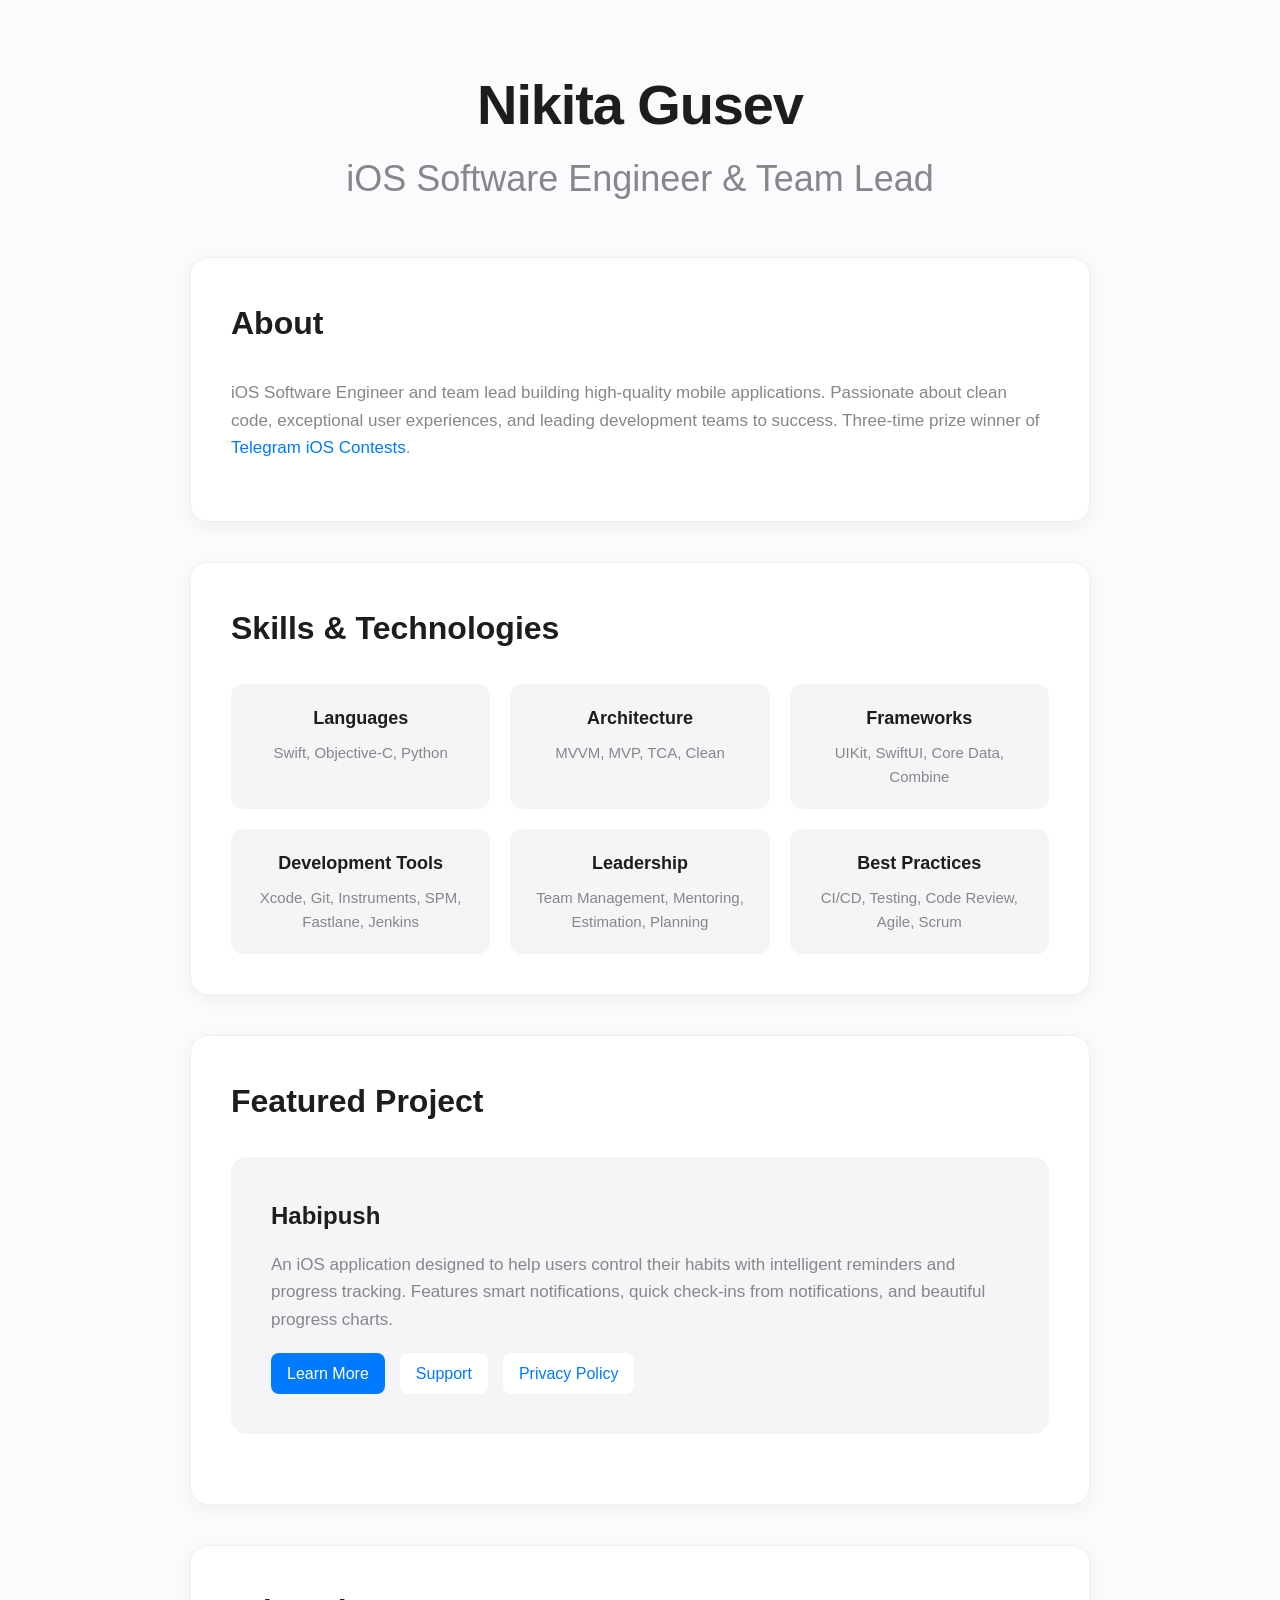
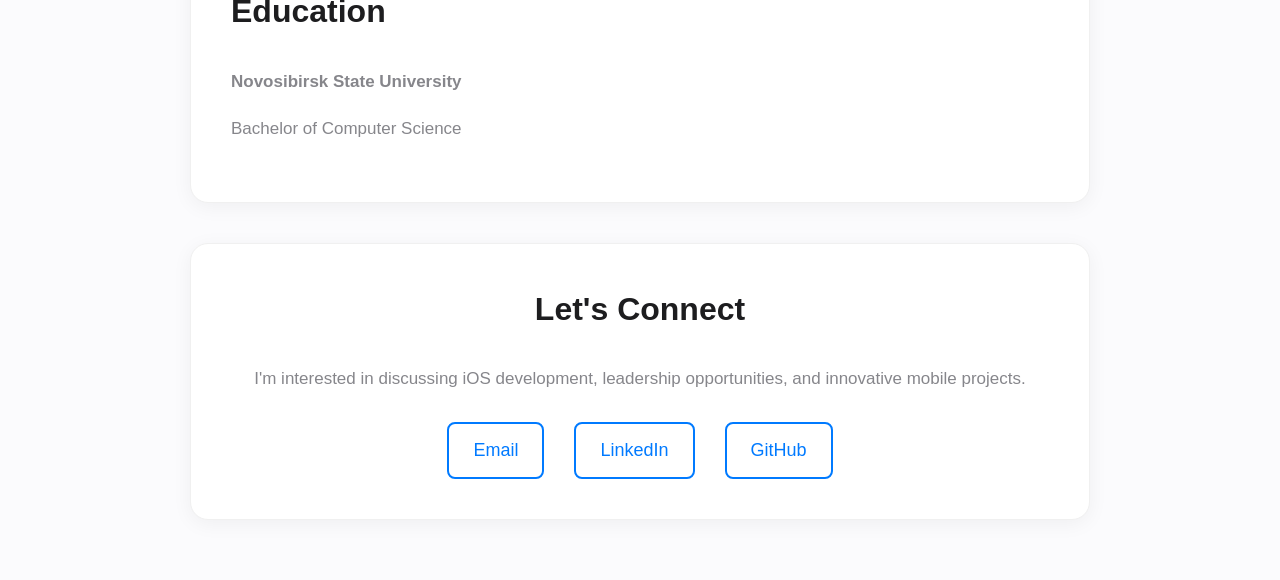
<file: index.html>
<!DOCTYPE html>
<html lang="en">
<head>
    <meta charset="UTF-8">
    <meta name="viewport" content="width=device-width, initial-scale=1.0">
    <title>Nikita Gusev - iOS Software Engineer</title>
    <link rel="icon" type="image/svg+xml" href="favicon.svg">
    <style>
        * {
            margin: 0;
            padding: 0;
            box-sizing: border-box;
        }

        body {
            font-family: -apple-system, BlinkMacSystemFont, 'Segoe UI', Roboto, sans-serif;
            line-height: 1.6;
            color: #1d1d1f;
            background-color: #fbfbfd;
            padding: 0 20px;
        }

        .container {
            max-width: 900px;
            margin: 0 auto;
            padding: 60px 0;
        }

        .header {
            text-align: center;
            margin-bottom: 50px;
        }

        h1 {
            font-size: 56px;
            font-weight: 600;
            letter-spacing: -0.02em;
        }

        .title {
            font-size: 36px;
            font-weight: 500;
            color: #86868b;
            margin-bottom: 30px;
        }

        .description {
            font-size: 21px;
            color: #86868b;
            line-height: 1.5;
            max-width: 700px;
            margin: 0 auto 50px;
        }


        .sections {
            display: grid;
            gap: 40px;
        }

        .section {
            background: white;
            border-radius: 18px;
            padding: 40px;
            box-shadow: 0 4px 20px rgba(0, 0, 0, 0.05);
            border: 1px solid #f0f0f0;
        }

        .section h2 {
            font-size: 32px;
            font-weight: 600;
            margin-bottom: 30px;
            color: #1d1d1f;
        }

        .section p {
            font-size: 17px;
            color: #86868b;
            line-height: 1.6;
            margin-bottom: 20px;
        }

        .skills-grid {
            display: grid;
            grid-template-columns: repeat(auto-fit, minmax(200px, 1fr));
            gap: 20px;
            margin-top: 30px;
        }

        .skill-item {
            background: #f5f5f7;
            padding: 20px;
            border-radius: 12px;
            text-align: center;
        }

        .skill-item h3 {
            font-size: 18px;
            font-weight: 600;
            color: #1d1d1f;
            margin-bottom: 8px;
        }

        .skill-item p {
            font-size: 15px;
            color: #86868b;
            margin: 0;
        }

        .project-card {
            background: #f5f5f7;
            border-radius: 16px;
            padding: 40px;
            margin: 30px 0;
        }

        .project-card h3 {
            font-size: 24px;
            font-weight: 600;
            color: #1d1d1f;
            margin-bottom: 16px;
        }

        .project-card p {
            margin-bottom: 20px;
        }

        .project-links {
            display: flex;
            gap: 15px;
            flex-wrap: wrap;
        }

        .project-links a {
            color: #007aff;
            text-decoration: none;
            font-weight: 500;
            padding: 8px 16px;
            background: white;
            border-radius: 8px;
            transition: background-color 0.3s ease;
        }

        .project-links a:hover {
            background: #e8f4fd;
        }

        .project-links a.primary {
            background: #007aff;
            color: white;
        }

        .project-links a.primary:hover {
            background: #0056cc;
        }

        .contact {
            text-align: center;
        }

        .contact-links {
            display: flex;
            justify-content: center;
            gap: 30px;
            flex-wrap: wrap;
            margin-top: 30px;
        }

        .contact-links a {
            color: #007aff;
            text-decoration: none;
            font-size: 18px;
            font-weight: 500;
            padding: 12px 24px;
            border: 2px solid #007aff;
            border-radius: 8px;
            transition: all 0.3s ease;
        }

        .contact-links a:hover {
            background: #007aff;
            color: white;
        }

        @media (max-width: 768px) {
            .container {
                padding: 40px 0;
            }

            h1 {
                font-size: 42px;
            }

            .title {
                font-size: 24px;
            }

            .description {
                font-size: 19px;
            }

            .section {
                padding: 30px 20px;
            }

            .section h2 {
                font-size: 28px;
            }

            .project-card {
                padding: 30px 20px;
            }

            .contact-links {
                flex-direction: column;
                align-items: center;
            }

            .contact-links a {
                width: 200px;
                text-align: center;
            }

            .skills-grid {
                grid-template-columns: 1fr;
            }
        }
    </style>
</head>
<body>
    <div class="container">
        <div class="header">
            <h1>Nikita Gusev</h1>
            <p class="title">iOS Software Engineer & Team Lead</p>
        </div>

        <div class="sections">
            <div class="section">
                <h2>About</h2>
                <p>iOS Software Engineer and team lead building high-quality mobile applications. Passionate about clean code, exceptional user experiences, and leading development teams to success. Three-time prize winner of <a href="https://contest.com/user/Subtle-Duck" target="_blank" style="color: #007aff; text-decoration: none;">Telegram iOS Contests</a>.</p>
            </div>

            <div class="section">
                <h2>Skills & Technologies</h2>
                <div class="skills-grid">
                    <div class="skill-item">
                        <h3>Languages</h3>
                        <p>Swift, Objective-C, Python</p>
                    </div>
                    <div class="skill-item">
                        <h3>Architecture</h3>
                        <p>MVVM, MVP, TCA, Clean</p>
                    </div>
                    <div class="skill-item">
                        <h3>Frameworks</h3>
                        <p>UIKit, SwiftUI, Core Data, Combine</p>
                    </div>
                    <div class="skill-item">
                        <h3>Development Tools</h3>
                        <p>Xcode, Git, Instruments, SPM, Fastlane, Jenkins</p>
                    </div>
                    <div class="skill-item">
                        <h3>Leadership</h3>
                        <p>Team Management, Mentoring, Estimation, Planning</p>
                    </div>
                    <div class="skill-item">
                        <h3>Best Practices</h3>
                        <p>CI/CD, Testing, Code Review, Agile, Scrum</p>
                    </div>
                </div>
            </div>

            <div class="section">
                <h2>Featured Project</h2>
                <div class="project-card">
                    <h3>Habipush</h3>
                    <p>An iOS application designed to help users control their habits with intelligent reminders and progress tracking. Features smart notifications, quick check-ins from notifications, and beautiful progress charts.</p>
                    <div class="project-links">
                        <a href="habipush/" class="primary">Learn More</a>
                        <a href="habipush/support.html">Support</a>
                        <a href="habipush/privacy.html">Privacy Policy</a>
                    </div>
                </div>
            </div>

            <div class="section">
                <h2>Education</h2>
                <p><strong>Novosibirsk State University</strong></p>
                <p>Bachelor of Computer Science</p>
            </div>

            <div class="section contact">
                <h2>Let's Connect</h2>
                <p>I'm interested in discussing iOS development, leadership opportunities, and innovative mobile projects.</p>
                <div class="contact-links">
                    <a href="mailto:nikitagyssevdev@icloud.com">Email</a>
                    <a href="https://www.linkedin.com/in/nikitagusev1" target="_blank">LinkedIn</a>
                    <a href="https://github.com/mrnikitagusev" target="_blank">GitHub</a>
                </div>
            </div>
        </div>
    </div>
</body>
</html>
</file>
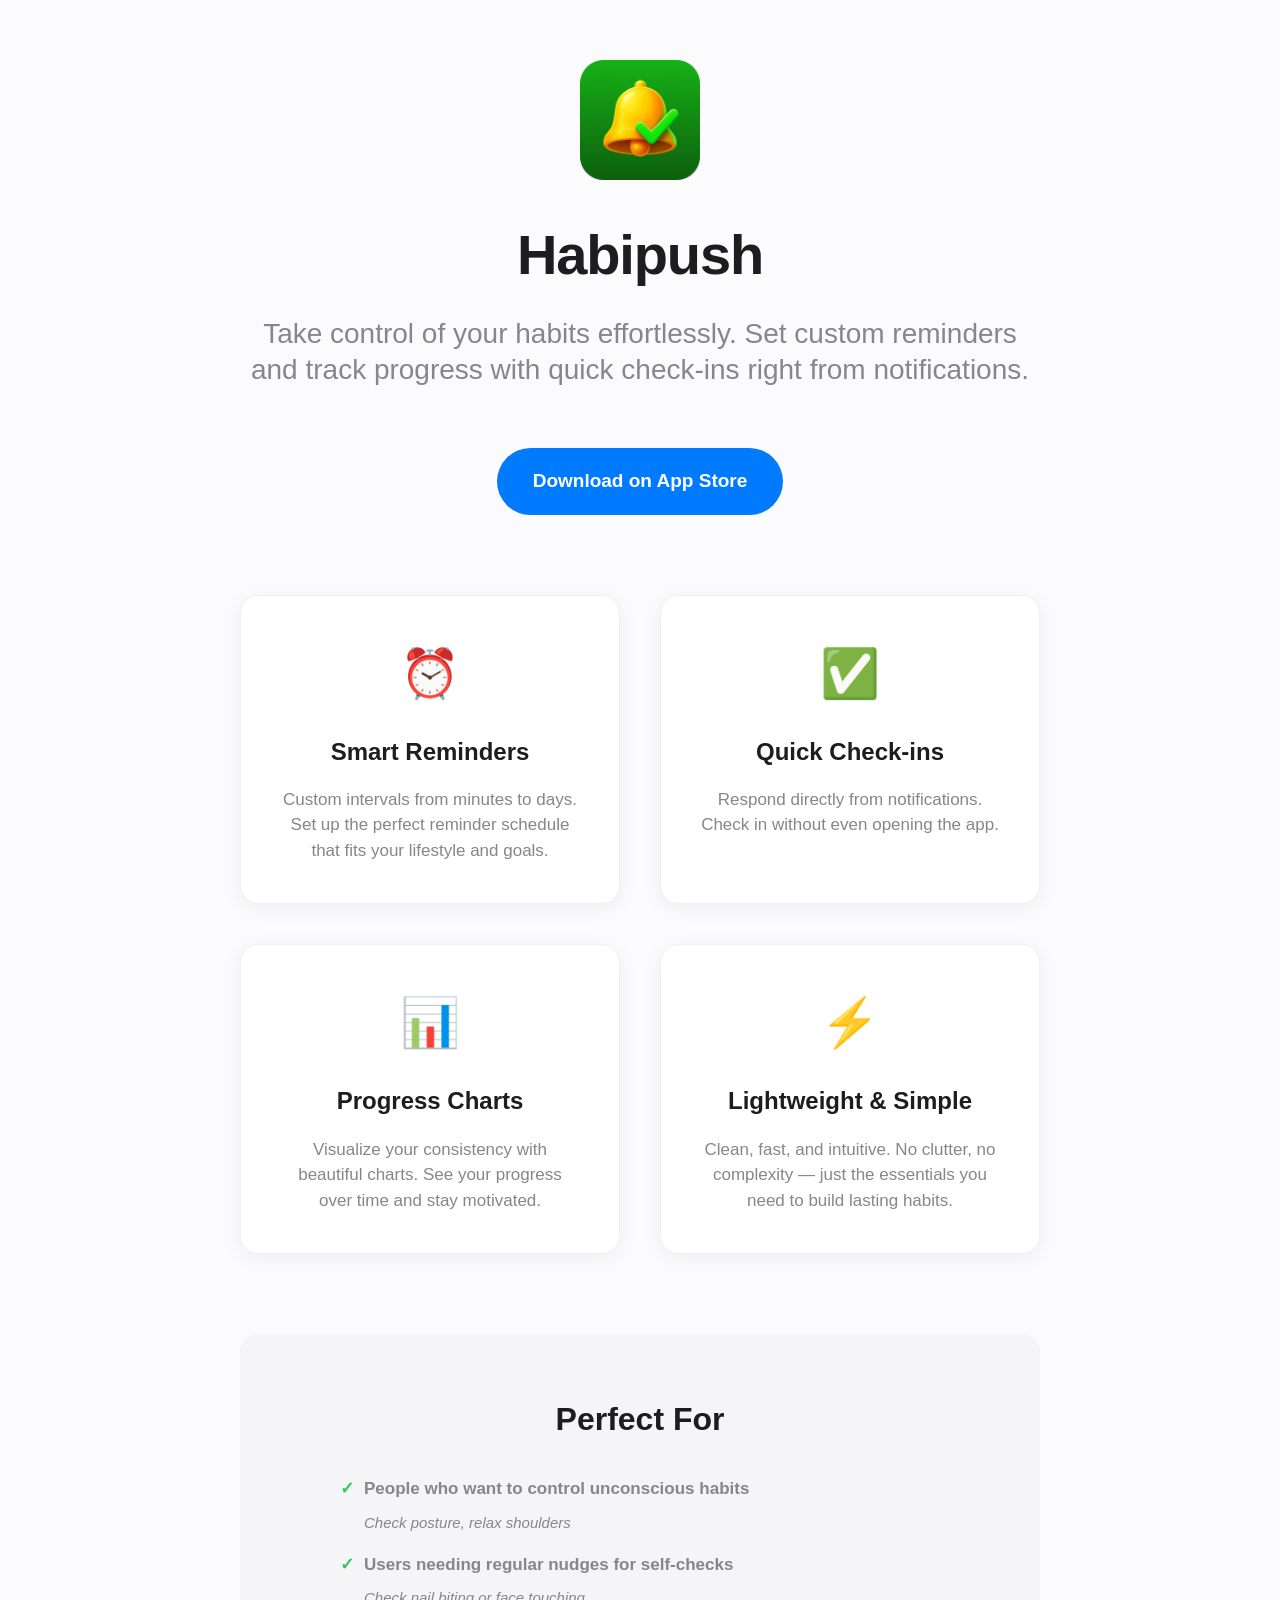
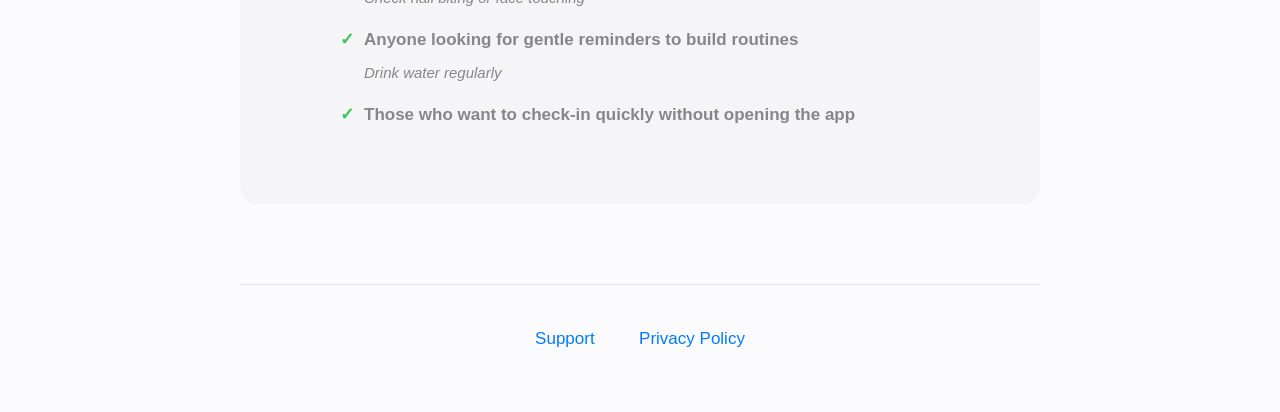
<file: habipush/index.html>
<!DOCTYPE html>
<html lang="en">
<head>
    <meta charset="UTF-8">
    <meta name="viewport" content="width=device-width, initial-scale=1.0">
    <title>Habipush - Habit Control</title>
    <link rel="icon" type="image/png" href="app_icon.png">
    <style>
        * {
            margin: 0;
            padding: 0;
            box-sizing: border-box;
        }

        body {
            font-family: -apple-system, BlinkMacSystemFont, 'Segoe UI', Roboto, sans-serif;
            line-height: 1.6;
            color: #1d1d1f;
            background-color: #fbfbfd;
            padding: 0 20px;
        }

        .container {
            max-width: 800px;
            margin: 0 auto;
            padding: 60px 0;
        }

        .header {
            text-align: center;
            margin-bottom: 40px;
        }

        .app-icon {
            width: 120px;
            height: 120px;
            margin: 0 auto 30px;
            display: block;
        }

        h1 {
            font-size: 56px;
            font-weight: 600;
            letter-spacing: -0.02em;
            margin-bottom: 16px;
        }

        .tagline {
            font-size: 28px;
            font-weight: 400;
            color: #86868b;
            margin-bottom: 60px;
            line-height: 1.3;
        }

        .description {
            font-size: 21px;
            color: #86868b;
            margin-bottom: 60px;
            line-height: 1.5;
        }

        .download-button {
            display: inline-block;
            background: #007aff;
            color: white;
            padding: 18px 36px;
            border-radius: 980px;
            text-decoration: none;
            font-weight: 600;
            font-size: 19px;
            transition: background-color 0.3s ease, transform 0.2s ease;
            margin-bottom: 40px;
        }

        .download-button:hover {
            background: #0056cc;
            transform: translateY(-1px);
        }

        .download-button:active {
            transform: translateY(0);
        }

        .features-section {
            margin-bottom: 80px;
        }

        .features-grid {
            display: grid;
            grid-template-columns: repeat(auto-fit, minmax(300px, 1fr));
            gap: 40px;
            margin-top: 20px;
        }

        .feature-card {
            background: white;
            border-radius: 18px;
            padding: 40px;
            box-shadow: 0 4px 20px rgba(0, 0, 0, 0.05);
            border: 1px solid #f0f0f0;
            text-align: center;
        }

        .feature-icon {
            font-size: 48px;
            margin-bottom: 20px;
            display: block;
        }

        .feature-card h3 {
            font-size: 24px;
            font-weight: 600;
            margin-bottom: 16px;
            color: #1d1d1f;
        }

        .feature-card p {
            font-size: 17px;
            color: #86868b;
            line-height: 1.5;
        }

        .use-cases-section {
            background: #f5f5f7;
            border-radius: 18px;
            padding: 60px 40px;
            margin-bottom: 80px;
            text-align: center;
        }

        .use-cases-section h2 {
            font-size: 32px;
            font-weight: 600;
            margin-bottom: 30px;
            color: #1d1d1f;
        }

        .use-cases-list {
            list-style: none;
            max-width: 600px;
            margin: 0 auto;
        }

        .use-cases-list li {
            font-size: 17px;
            color: #86868b;
            margin-bottom: 16px;
            padding-left: 24px;
            position: relative;
            text-align: left;
        }

        .use-cases-list li::before {
            content: "✓";
            color: #34c759;
            font-weight: bold;
            position: absolute;
            left: 0;
        }

        .use-cases-list li {
            display: flex;
            flex-direction: column;
            gap: 8px;
        }

        .use-cases-list .example {
            font-size: 15px;
            color: #86868b;
            font-style: italic;
            margin-left: 0;
        }

        .footer-links {
            text-align: center;
            border-top: 1px solid #e5e5e7;
            padding-top: 40px;
            margin-top: 40px;
        }

        .footer-links a {
            color: #007aff;
            text-decoration: none;
            font-size: 17px;
            margin: 0 20px;
            font-weight: 500;
        }

        .footer-links a:hover {
            text-decoration: underline;
        }

        @media (max-width: 768px) {
            .container {
                padding: 40px 0;
            }

            h1 {
                font-size: 42px;
            }

            .tagline {
                font-size: 24px;
            }

            .description {
                font-size: 19px;
            }

            .app-icon {
                width: 100px;
                height: 100px;
            }

            .features-grid {
                grid-template-columns: 1fr;
                gap: 30px;
            }

            .feature-card {
                padding: 30px 20px;
            }

            .use-cases-section {
                padding: 40px 20px;
            }

            .footer-links a {
                display: block;
                margin: 10px 0;
            }
        }
    </style>
</head>
<body>
    <div class="container">
        <div class="header">
            <img src="app_icon.png" alt="Habipush App Icon" class="app-icon">
            <h1>Habipush</h1>
            <p class="tagline">Take control of your habits effortlessly. Set custom reminders and track progress with quick check-ins right from notifications.</p>
            <a href="https://apps.apple.com/us/app/habipush-habit-control/id6751769043" class="download-button">Download on App Store</a>
        </div>

        <div class="features-section">
            <div class="features-grid">
                <div class="feature-card">
                    <span class="feature-icon">⏰</span>
                    <h3>Smart Reminders</h3>
                    <p>Custom intervals from minutes to days. Set up the perfect reminder schedule that fits your lifestyle and goals.</p>
                </div>

                <div class="feature-card">
                    <span class="feature-icon">✅</span>
                    <h3>Quick Check-ins</h3>
                    <p>Respond directly from notifications. Check in without even opening the app.</p>
                </div>

                <div class="feature-card">
                    <span class="feature-icon">📊</span>
                    <h3>Progress Charts</h3>
                    <p>Visualize your consistency with beautiful charts. See your progress over time and stay motivated.</p>
                </div>

                <div class="feature-card">
                    <span class="feature-icon">⚡</span>
                    <h3>Lightweight & Simple</h3>
                    <p>Clean, fast, and intuitive. No clutter, no complexity — just the essentials you need to build lasting habits.</p>
                </div>
            </div>
        </div>

        <div class="use-cases-section">
            <h2>Perfect For</h2>
            <ul class="use-cases-list">
                <li>
                    <strong>People who want to control unconscious habits</strong>
                    <span class="example">Check posture, relax shoulders</span>
                </li>
                <li>
                    <strong>Users needing regular nudges for self-checks</strong>
                    <span class="example">Check nail biting or face touching</span>
                </li>
                <li>
                    <strong>Anyone looking for gentle reminders to build routines</strong>
                    <span class="example">Drink water regularly</span>
                </li>
                <li>
                    <strong>Those who want to check-in quickly without opening the app</strong>
                </li>
            </ul>
        </div>

        <div class="footer-links">
            <a href="support.html">Support</a>
            <a href="privacy.html">Privacy Policy</a>
        </div>
    </div>
</body>
</html>
</file>
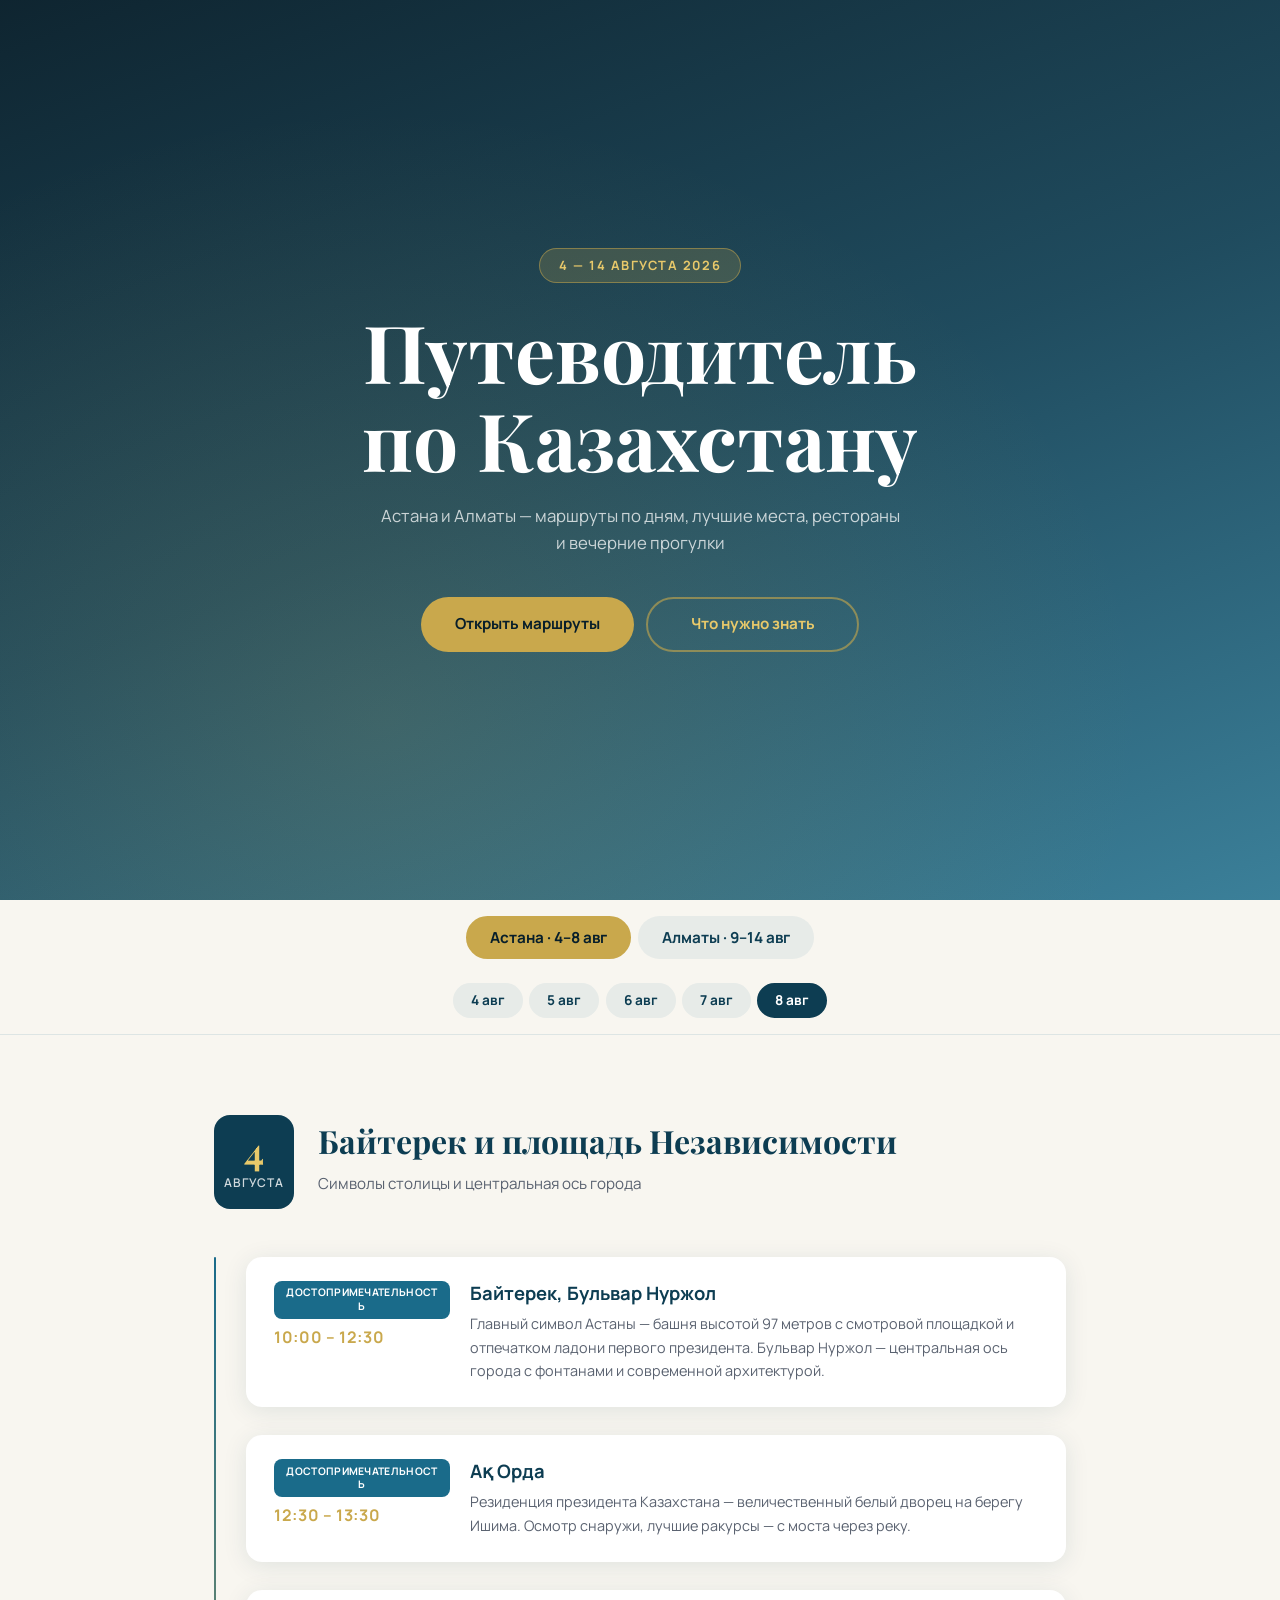
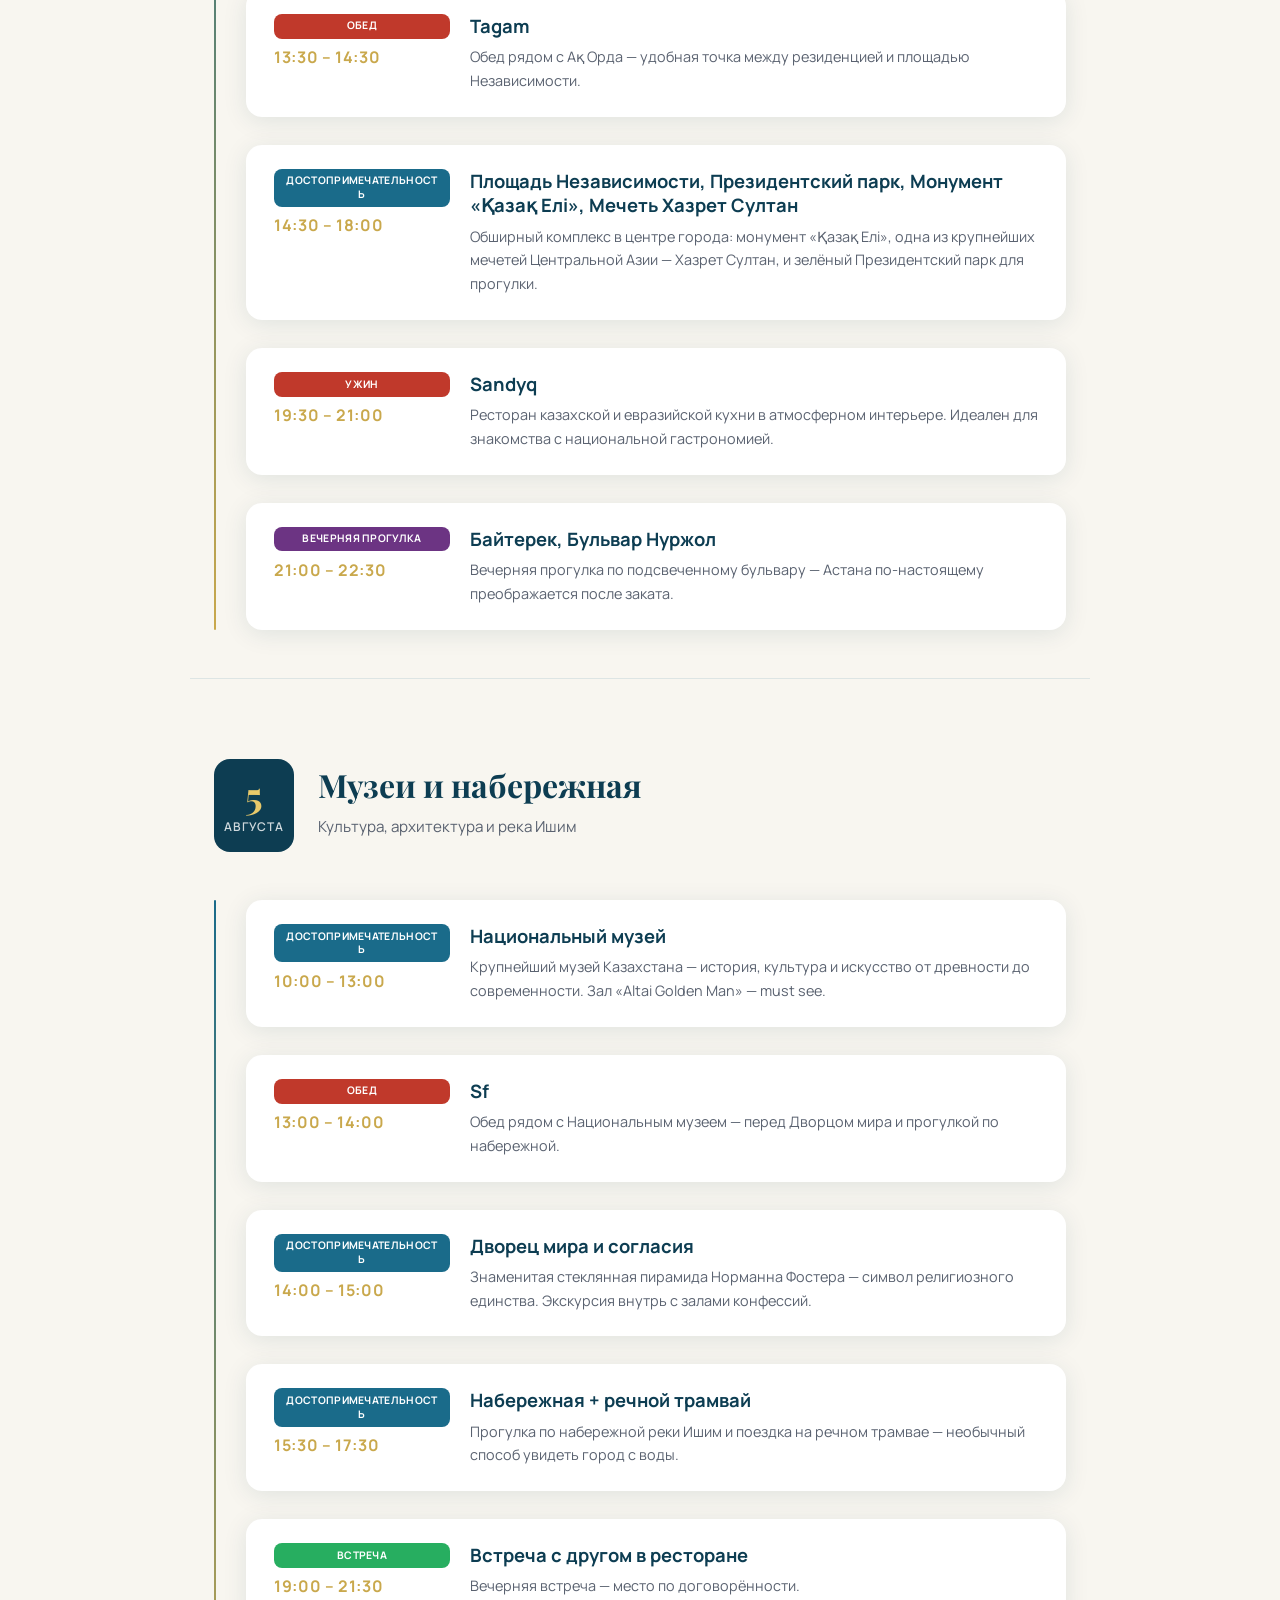
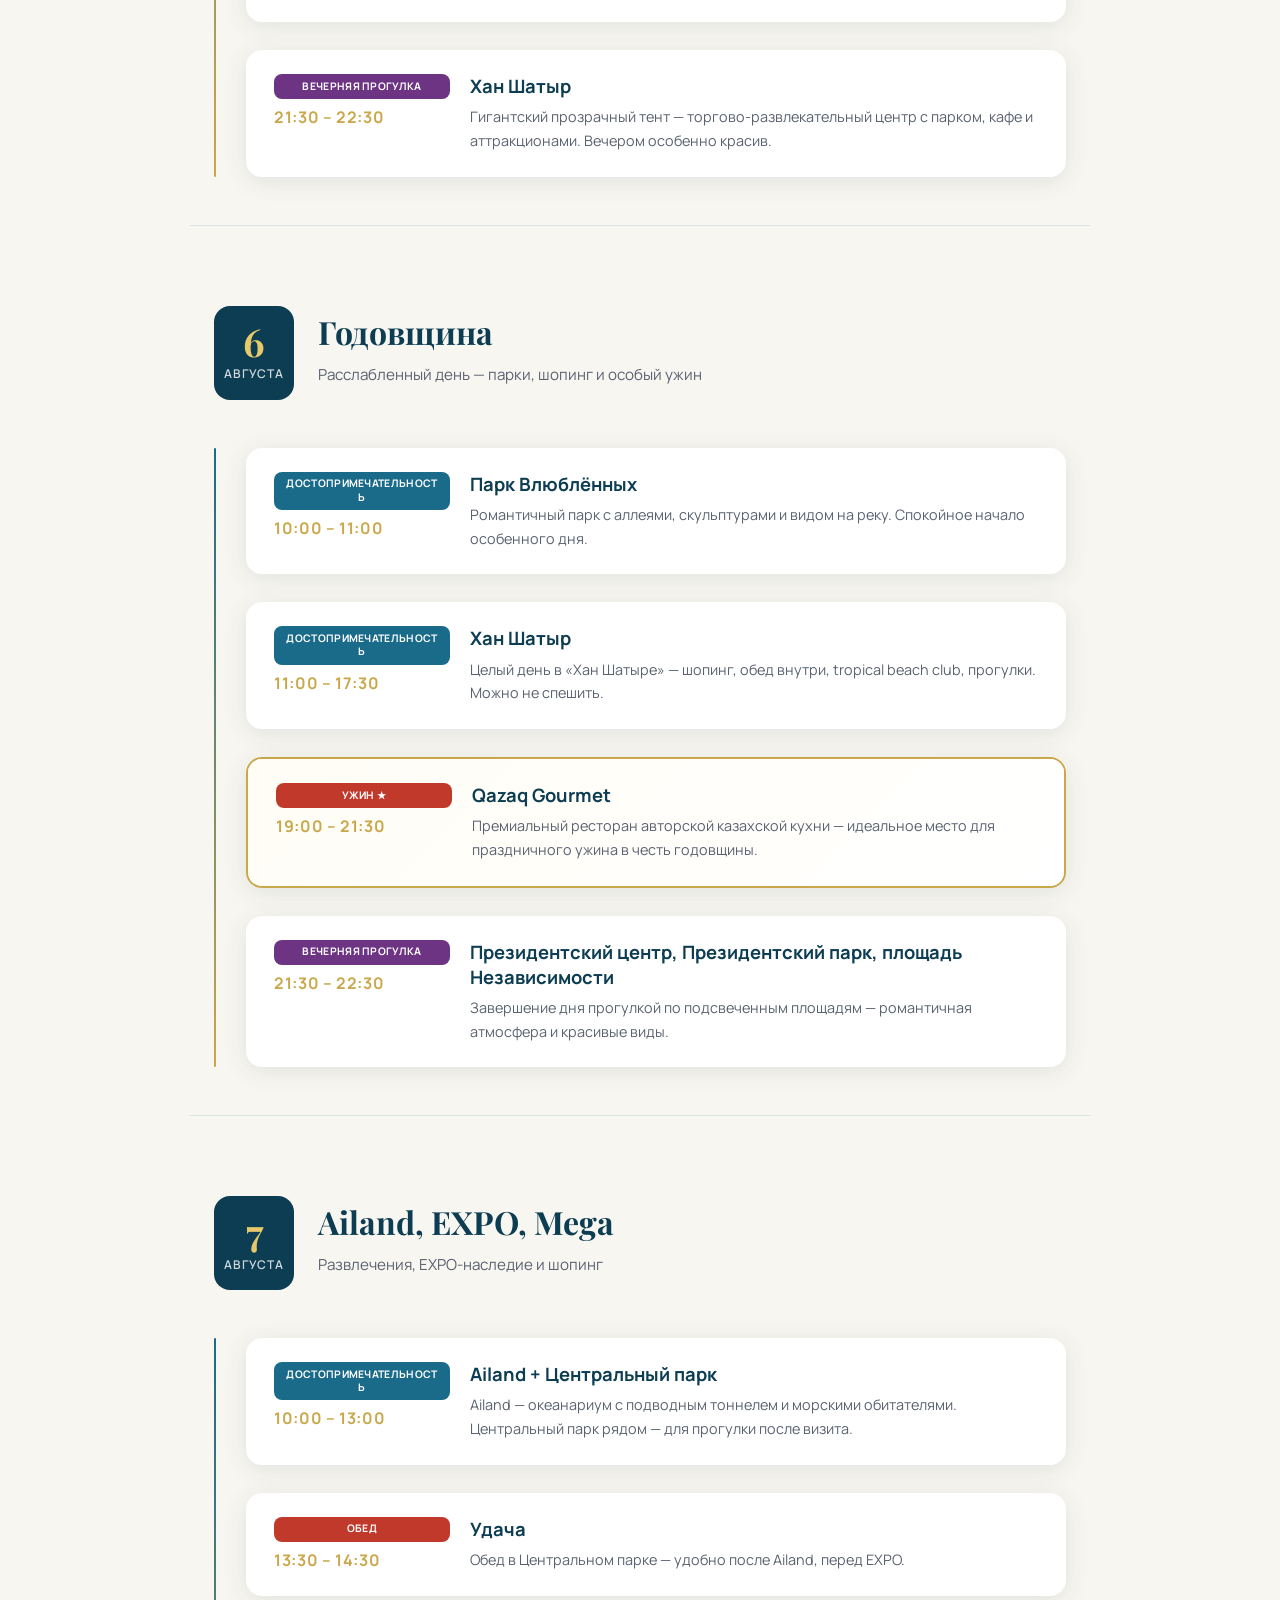
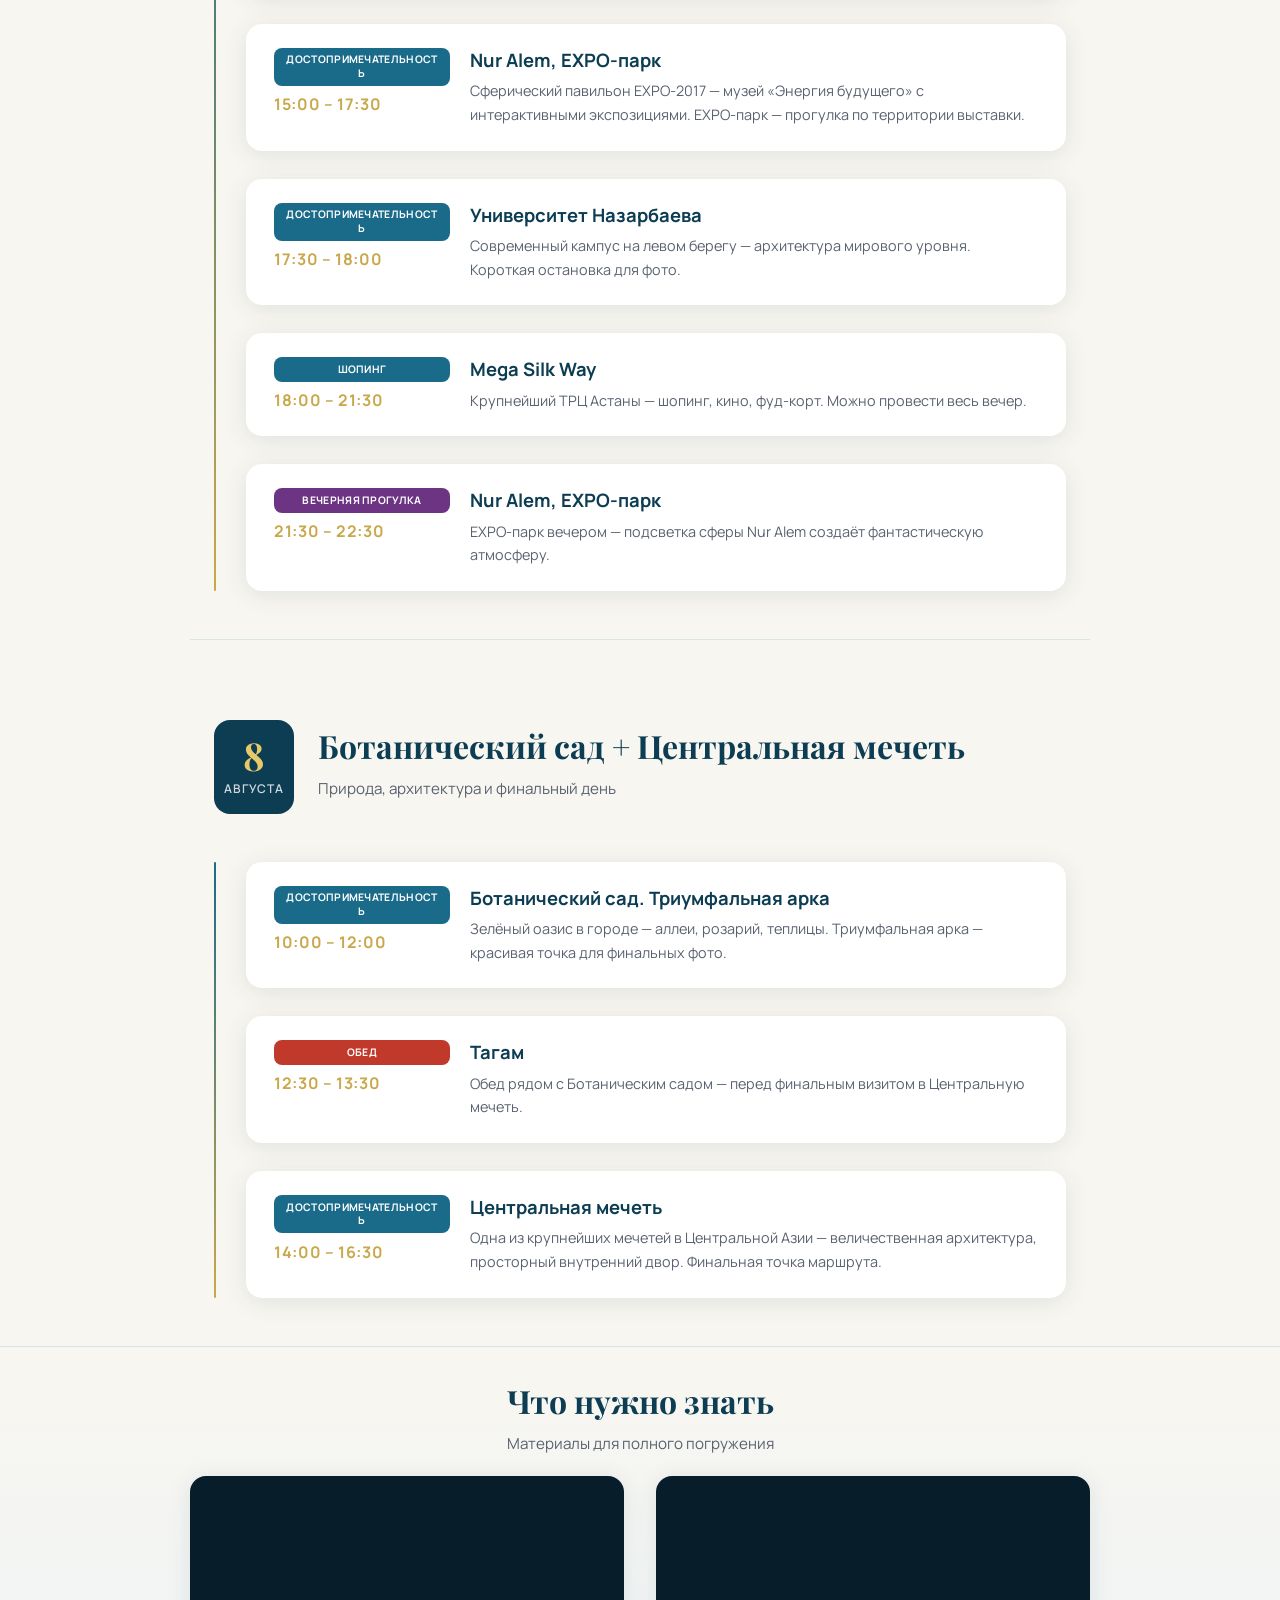
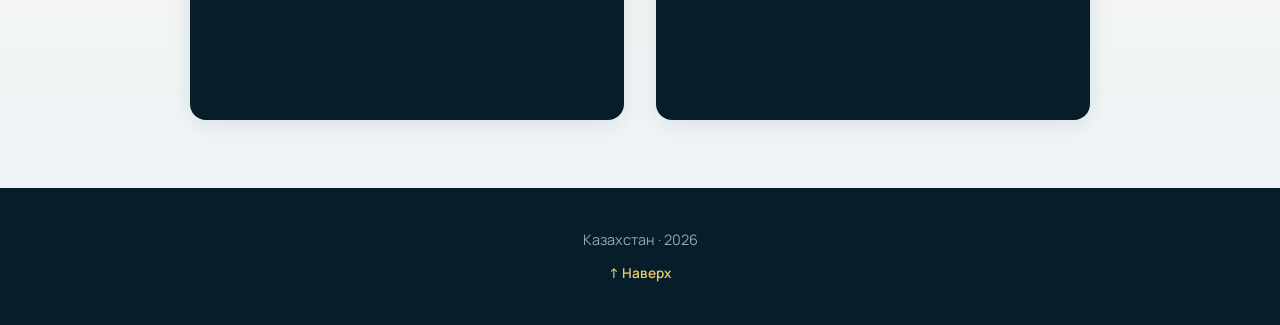
<file: trips/kazakhstan-2026/index.html>
<!DOCTYPE html>
<html lang="ru">
<head>
  <meta charset="UTF-8">
  <meta name="viewport" content="width=device-width, initial-scale=1.0">
  <title>Казахстан · 2026</title>
  <link rel="icon" href="favicon.svg" type="image/svg+xml">
  <meta name="description" content="Путеводитель по Астане и Алматы — маршруты, достопримечательности и рестораны, август 2026">
  <link rel="preconnect" href="https://fonts.googleapis.com">
  <link rel="preconnect" href="https://fonts.gstatic.com" crossorigin>
  <link href="https://fonts.googleapis.com/css2?family=Manrope:wght@400;500;600;700;800&family=Playfair+Display:wght@600;700&display=swap" rel="stylesheet">
  <script>
    (function () {
      var hash = location.hash.slice(1);
      var city = 'astana';
      var day = '4';
      var match = hash.match(/^(astana|almaty)-day-(\d+)$/);

      if (match) {
        city = match[1];
        day = match[2];
      } else if (hash === 'almaty') {
        city = 'almaty';
        day = '9';
      }

      document.documentElement.dataset.city = city;
      document.documentElement.dataset.day = day;
    })();
  </script>
  <link rel="stylesheet" href="styles.css">
</head>
<body>
  <header class="hero" id="top">
    <div class="hero__overlay"></div>
    <div class="hero__content">
      <p class="hero__badge">4 — 14 августа 2026</p>
      <h1 class="hero__title">Путеводитель<br>по Казахстану</h1>
      <p class="hero__subtitle">Астана и Алматы — маршруты по дням, лучшие места, рестораны и вечерние прогулки</p>
      <div class="hero__actions">
        <a href="#guide" class="hero__cta">Открыть маршруты</a>
        <a href="#bonus" class="hero__cta hero__cta--secondary">Что нужно знать</a>
      </div>
    </div>
  </header>

  <div class="guide" id="guide">
    <div class="tabs-bar">
      <div class="tabs-bar__inner">
        <div class="tabs tabs--city">
          <button type="button" class="tabs__btn" data-city-tab="astana">Астана · 4–8 авг</button>
          <button type="button" class="tabs__btn" data-city-tab="almaty">Алматы · 9–14 авг</button>
        </div>
        <div class="tabs tabs--day" data-day-tabs="astana">
          <button type="button" class="tabs__btn" data-day-tab="4">4 авг</button>
          <button type="button" class="tabs__btn" data-day-tab="5">5 авг</button>
          <button type="button" class="tabs__btn" data-day-tab="6">6 авг</button>
          <button type="button" class="tabs__btn" data-day-tab="7">7 авг</button>
          <button type="button" class="tabs__btn" data-day-tab="8">8 авг</button>
        </div>
        <div class="tabs tabs--day" data-day-tabs="almaty">
          <button type="button" class="tabs__btn" data-day-tab="9">9 авг</button>
          <button type="button" class="tabs__btn" data-day-tab="10">10 авг</button>
          <button type="button" class="tabs__btn" data-day-tab="11">11 авг</button>
          <button type="button" class="tabs__btn" data-day-tab="12">12 авг</button>
          <button type="button" class="tabs__btn" data-day-tab="13">13 авг</button>
          <button type="button" class="tabs__btn" data-day-tab="14">14 авг</button>
        </div>
      </div>
    </div>

    <main>
      <!-- Астана -->
      <div class="city-panel" data-city-panel="astana">

        <section class="day" id="astana-day-4" data-day-section="4">
          <div class="day__header">
            <div class="day__date">
              <span class="day__number">4</span>
              <span class="day__month">августа</span>
            </div>
            <div class="day__info">
              <h2 class="day__title">Байтерек и площадь Независимости</h2>
              <p class="day__theme">Символы столицы и центральная ось города</p>
            </div>
          </div>
          <div class="timeline">
            <article class="card card--sight">
              <div class="card__body">
                <div class="card__aside">
                  <span class="card__badge card__badge--sight">Достопримечательность</span>
                  <time class="card__time">10:00 – 12:30</time>
                </div>
                <div class="card__main">
                  <h3 class="card__title">Байтерек, Бульвар Нуржол</h3>
                  <p class="card__desc">Главный символ Астаны — башня высотой 97 метров с смотровой площадкой и отпечатком ладони первого президента. Бульвар Нуржол — центральная ось города с фонтанами и современной архитектурой.</p>
                </div>
              </div>
            </article>
            <article class="card card--sight">
              <div class="card__body">
                <div class="card__aside">
                  <span class="card__badge card__badge--sight">Достопримечательность</span>
                  <time class="card__time">12:30 – 13:30</time>
                </div>
                <div class="card__main">
                  <h3 class="card__title">Ақ Орда</h3>
                  <p class="card__desc">Резиденция президента Казахстана — величественный белый дворец на берегу Ишима. Осмотр снаружи, лучшие ракурсы — с моста через реку.</p>
                </div>
              </div>
            </article>
            <article class="card card--food">
              <div class="card__body">
                <div class="card__aside">
                  <span class="card__badge card__badge--food">Обед</span>
                  <time class="card__time">13:30 – 14:30</time>
                </div>
                <div class="card__main">
                  <h3 class="card__title">Tagam</h3>
                  <p class="card__desc">Обед рядом с Ақ Орда — удобная точка между резиденцией и площадью Независимости.</p>
                </div>
              </div>
            </article>
            <article class="card card--sight">
              <div class="card__body">
                <div class="card__aside">
                  <span class="card__badge card__badge--sight">Достопримечательность</span>
                  <time class="card__time">14:30 – 18:00</time>
                </div>
                <div class="card__main">
                  <h3 class="card__title">Площадь Независимости, Президентский парк, Монумент «Қазақ Елі», Мечеть Хазрет Султан</h3>
                  <p class="card__desc">Обширный комплекс в центре города: монумент «Қазақ Елі», одна из крупнейших мечетей Центральной Азии — Хазрет Султан, и зелёный Президентский парк для прогулки.</p>
                </div>
              </div>
            </article>
            <article class="card card--food">
              <div class="card__body">
                <div class="card__aside">
                  <span class="card__badge card__badge--food">Ужин</span>
                  <time class="card__time">19:30 – 21:00</time>
                </div>
                <div class="card__main">
                  <h3 class="card__title">Sandyq</h3>
                  <p class="card__desc">Ресторан казахской и евразийской кухни в атмосферном интерьере. Идеален для знакомства с национальной гастрономией.</p>
                </div>
              </div>
            </article>
            <article class="card card--walk">
              <div class="card__body">
                <div class="card__aside">
                  <span class="card__badge card__badge--walk">Вечерняя прогулка</span>
                  <time class="card__time">21:00 – 22:30</time>
                </div>
                <div class="card__main">
                  <h3 class="card__title">Байтерек, Бульвар Нуржол</h3>
                  <p class="card__desc">Вечерняя прогулка по подсвеченному бульвару — Астана по-настоящему преображается после заката.</p>
                </div>
              </div>
            </article>
          </div>
        </section>

        <section class="day" id="astana-day-5" data-day-section="5">
          <div class="day__header">
            <div class="day__date">
              <span class="day__number">5</span>
              <span class="day__month">августа</span>
            </div>
            <div class="day__info">
              <h2 class="day__title">Музеи и набережная</h2>
              <p class="day__theme">Культура, архитектура и река Ишим</p>
            </div>
          </div>
          <div class="timeline">
            <article class="card card--sight">
              <div class="card__body">
                <div class="card__aside">
                  <span class="card__badge card__badge--sight">Достопримечательность</span>
                  <time class="card__time">10:00 – 13:00</time>
                </div>
                <div class="card__main">
                  <h3 class="card__title">Национальный музей</h3>
                  <p class="card__desc">Крупнейший музей Казахстана — история, культура и искусство от древности до современности. Зал «Altai Golden Man» — must see.</p>
                </div>
              </div>
            </article>
            <article class="card card--food">
              <div class="card__body">
                <div class="card__aside">
                  <span class="card__badge card__badge--food">Обед</span>
                  <time class="card__time">13:00 – 14:00</time>
                </div>
                <div class="card__main">
                  <h3 class="card__title">Sf</h3>
                  <p class="card__desc">Обед рядом с Национальным музеем — перед Дворцом мира и прогулкой по набережной.</p>
                </div>
              </div>
            </article>
            <article class="card card--sight">
              <div class="card__body">
                <div class="card__aside">
                  <span class="card__badge card__badge--sight">Достопримечательность</span>
                  <time class="card__time">14:00 – 15:00</time>
                </div>
                <div class="card__main">
                  <h3 class="card__title">Дворец мира и согласия</h3>
                  <p class="card__desc">Знаменитая стеклянная пирамида Норманна Фостера — символ религиозного единства. Экскурсия внутрь с залами конфессий.</p>
                </div>
              </div>
            </article>
            <article class="card card--sight">
              <div class="card__body">
                <div class="card__aside">
                  <span class="card__badge card__badge--sight">Достопримечательность</span>
                  <time class="card__time">15:30 – 17:30</time>
                </div>
                <div class="card__main">
                  <h3 class="card__title">Набережная + речной трамвай</h3>
                  <p class="card__desc">Прогулка по набережной реки Ишим и поездка на речном трамвае — необычный способ увидеть город с воды.</p>
                </div>
              </div>
            </article>
            <article class="card card--social">
              <div class="card__body">
                <div class="card__aside">
                  <span class="card__badge card__badge--social">Встреча</span>
                  <time class="card__time">19:00 – 21:30</time>
                </div>
                <div class="card__main">
                  <h3 class="card__title">Встреча с другом в ресторане</h3>
                  <p class="card__desc">Вечерняя встреча — место по договорённости.</p>
                </div>
              </div>
            </article>
            <article class="card card--walk">
              <div class="card__body">
                <div class="card__aside">
                  <span class="card__badge card__badge--walk">Вечерняя прогулка</span>
                  <time class="card__time">21:30 – 22:30</time>
                </div>
                <div class="card__main">
                  <h3 class="card__title">Хан Шатыр</h3>
                  <p class="card__desc">Гигантский прозрачный тент — торгово-развлекательный центр с парком, кафе и аттракционами. Вечером особенно красив.</p>
                </div>
              </div>
            </article>
          </div>
        </section>

        <section class="day" id="astana-day-6" data-day-section="6">
          <div class="day__header">
            <div class="day__date">
              <span class="day__number">6</span>
              <span class="day__month">августа</span>
            </div>
            <div class="day__info">
              <h2 class="day__title">Годовщина</h2>
              <p class="day__theme">Расслабленный день — парки, шопинг и особый ужин</p>
            </div>
          </div>
          <div class="timeline">
            <article class="card card--sight">
              <div class="card__body">
                <div class="card__aside">
                  <span class="card__badge card__badge--sight">Достопримечательность</span>
                  <time class="card__time">10:00 – 11:00</time>
                </div>
                <div class="card__main">
                  <h3 class="card__title">Парк Влюблённых</h3>
                  <p class="card__desc">Романтичный парк с аллеями, скульптурами и видом на реку. Спокойное начало особенного дня.</p>
                </div>
              </div>
            </article>
            <article class="card card--sight">
              <div class="card__body">
                <div class="card__aside">
                  <span class="card__badge card__badge--sight">Достопримечательность</span>
                  <time class="card__time">11:00 – 17:30</time>
                </div>
                <div class="card__main">
                  <h3 class="card__title">Хан Шатыр</h3>
                  <p class="card__desc">Целый день в «Хан Шатыре» — шопинг, обед внутри, tropical beach club, прогулки. Можно не спешить.</p>
                </div>
              </div>
            </article>
            <article class="card card--food card--highlight">
              <div class="card__body">
                <div class="card__aside">
                  <span class="card__badge card__badge--food">Ужин ★</span>
                  <time class="card__time">19:00 – 21:30</time>
                </div>
                <div class="card__main">
                  <h3 class="card__title">Qazaq Gourmet</h3>
                  <p class="card__desc">Премиальный ресторан авторской казахской кухни — идеальное место для праздничного ужина в честь годовщины.</p>
                </div>
              </div>
            </article>
            <article class="card card--walk">
              <div class="card__body">
                <div class="card__aside">
                  <span class="card__badge card__badge--walk">Вечерняя прогулка</span>
                  <time class="card__time">21:30 – 22:30</time>
                </div>
                <div class="card__main">
                  <h3 class="card__title">Президентский центр, Президентский парк, площадь Независимости</h3>
                  <p class="card__desc">Завершение дня прогулкой по подсвеченным площадям — романтичная атмосфера и красивые виды.</p>
                </div>
              </div>
            </article>
          </div>
        </section>

        <section class="day" id="astana-day-7" data-day-section="7">
          <div class="day__header">
            <div class="day__date">
              <span class="day__number">7</span>
              <span class="day__month">августа</span>
            </div>
            <div class="day__info">
              <h2 class="day__title">Ailand, EXPO, Mega</h2>
              <p class="day__theme">Развлечения, EXPO-наследие и шопинг</p>
            </div>
          </div>
          <div class="timeline">
            <article class="card card--sight">
              <div class="card__body">
                <div class="card__aside">
                  <span class="card__badge card__badge--sight">Достопримечательность</span>
                  <time class="card__time">10:00 – 13:00</time>
                </div>
                <div class="card__main">
                  <h3 class="card__title">Ailand + Центральный парк</h3>
                  <p class="card__desc">Ailand — океанариум с подводным тоннелем и морскими обитателями. Центральный парк рядом — для прогулки после визита.</p>
                </div>
              </div>
            </article>
            <article class="card card--food">
              <div class="card__body">
                <div class="card__aside">
                  <span class="card__badge card__badge--food">Обед</span>
                  <time class="card__time">13:30 – 14:30</time>
                </div>
                <div class="card__main">
                  <h3 class="card__title">Удача</h3>
                  <p class="card__desc">Обед в Центральном парке — удобно после Ailand, перед EXPO.</p>
                </div>
              </div>
            </article>
            <article class="card card--sight">
              <div class="card__body">
                <div class="card__aside">
                  <span class="card__badge card__badge--sight">Достопримечательность</span>
                  <time class="card__time">15:00 – 17:30</time>
                </div>
                <div class="card__main">
                  <h3 class="card__title">Nur Alem, EXPO-парк</h3>
                  <p class="card__desc">Сферический павильон EXPO-2017 — музей «Энергия будущего» с интерактивными экспозициями. EXPO-парк — прогулка по территории выставки.</p>
                </div>
              </div>
            </article>
            <article class="card card--sight">
              <div class="card__body">
                <div class="card__aside">
                  <span class="card__badge card__badge--sight">Достопримечательность</span>
                  <time class="card__time">17:30 – 18:00</time>
                </div>
                <div class="card__main">
                  <h3 class="card__title">Университет Назарбаева</h3>
                  <p class="card__desc">Современный кампус на левом берегу — архитектура мирового уровня. Короткая остановка для фото.</p>
                </div>
              </div>
            </article>
            <article class="card card--sight">
              <div class="card__body">
                <div class="card__aside">
                  <span class="card__badge card__badge--sight">Шопинг</span>
                  <time class="card__time">18:00 – 21:30</time>
                </div>
                <div class="card__main">
                  <h3 class="card__title">Mega Silk Way</h3>
                  <p class="card__desc">Крупнейший ТРЦ Астаны — шопинг, кино, фуд-корт. Можно провести весь вечер.</p>
                </div>
              </div>
            </article>
            <article class="card card--walk">
              <div class="card__body">
                <div class="card__aside">
                  <span class="card__badge card__badge--walk">Вечерняя прогулка</span>
                  <time class="card__time">21:30 – 22:30</time>
                </div>
                <div class="card__main">
                  <h3 class="card__title">Nur Alem, EXPO-парк</h3>
                  <p class="card__desc">EXPO-парк вечером — подсветка сферы Nur Alem создаёт фантастическую атмосферу.</p>
                </div>
              </div>
            </article>
          </div>
        </section>

        <section class="day" id="astana-day-8" data-day-section="8">
          <div class="day__header">
            <div class="day__date">
              <span class="day__number">8</span>
              <span class="day__month">августа</span>
            </div>
            <div class="day__info">
              <h2 class="day__title">Ботанический сад + Центральная мечеть</h2>
              <p class="day__theme">Природа, архитектура и финальный день</p>
            </div>
          </div>
          <div class="timeline">
            <article class="card card--sight">
              <div class="card__body">
                <div class="card__aside">
                  <span class="card__badge card__badge--sight">Достопримечательность</span>
                  <time class="card__time">10:00 – 12:00</time>
                </div>
                <div class="card__main">
                  <h3 class="card__title">Ботанический сад. Триумфальная арка</h3>
                  <p class="card__desc">Зелёный оазис в городе — аллеи, розарий, теплицы. Триумфальная арка — красивая точка для финальных фото.</p>
                </div>
              </div>
            </article>
            <article class="card card--food">
              <div class="card__body">
                <div class="card__aside">
                  <span class="card__badge card__badge--food">Обед</span>
                  <time class="card__time">12:30 – 13:30</time>
                </div>
                <div class="card__main">
                  <h3 class="card__title">Тагам</h3>
                  <p class="card__desc">Обед рядом с Ботаническим садом — перед финальным визитом в Центральную мечеть.</p>
                </div>
              </div>
            </article>
            <article class="card card--sight">
              <div class="card__body">
                <div class="card__aside">
                  <span class="card__badge card__badge--sight">Достопримечательность</span>
                  <time class="card__time">14:00 – 16:30</time>
                </div>
                <div class="card__main">
                  <h3 class="card__title">Центральная мечеть</h3>
                  <p class="card__desc">Одна из крупнейших мечетей в Центральной Азии — величественная архитектура, просторный внутренний двор. Финальная точка маршрута.</p>
                </div>
              </div>
            </article>
          </div>
        </section>

      </div>

      <!-- Алматы -->
      <div class="city-panel" data-city-panel="almaty">

        <section class="day" id="almaty-day-9" data-day-section="9">
          <div class="day__header">
            <div class="day__date">
              <span class="day__number">9</span>
              <span class="day__month">августа</span>
            </div>
            <div class="day__info">
              <h2 class="day__title">Центр города</h2>
              <p class="day__theme">Исторический центр, базар и главная пешеходная улица</p>
            </div>
          </div>
          <div class="timeline">
            <article class="card card--food">
              <div class="card__body">
                <div class="card__aside">
                  <span class="card__badge card__badge--food">Обед</span>
                  <time class="card__time">15:30 – 16:00</time>
                </div>
                <div class="card__main">
                  <h3 class="card__title">Qaganat / Basilic</h3>
                  <p class="card__desc">Обед перед прогулкой по центру — удобные сети с казахской и европейской кухней.</p>
                </div>
              </div>
            </article>
            <article class="card card--sight">
              <div class="card__body">
                <div class="card__aside">
                  <span class="card__badge card__badge--sight">Достопримечательность</span>
                  <time class="card__time">16:00 – 17:00</time>
                </div>
                <div class="card__main">
                  <h3 class="card__title">Парк 28 гвардейцев-панфиловцев, Вознесенский собор, Мемориал с вечным огнём</h3>
                  <p class="card__desc">Зелёный парк в самом сердце Алматы — деревянный Вознесенский собор из красного дерева и мемориал героям Великой Отечественной войны.</p>
                </div>
              </div>
            </article>
            <article class="card card--sight">
              <div class="card__body">
                <div class="card__aside">
                  <span class="card__badge card__badge--sight">Достопримечательность</span>
                  <time class="card__time">17:00 – 19:00</time>
                </div>
                <div class="card__main">
                  <h3 class="card__title">Зелёный базар, Центральная мечеть</h3>
                  <p class="card__desc">Главный рынок города — специи, сухофрукты, кумыс и местные деликатесы. Рядом — современная Центральная мечеть с красивым интерьером.</p>
                </div>
              </div>
            </article>
            <article class="card card--food">
              <div class="card__body">
                <div class="card__aside">
                  <span class="card__badge card__badge--food">Ужин</span>
                  <time class="card__time">19:30 – 21:00</time>
                </div>
                <div class="card__main">
                  <h3 class="card__title">NAVAT</h3>
                  <p class="card__desc">Ресторан восточной кухни в стиле восточного базара — атмосферное место для первого вечера в Алматы.</p>
                </div>
              </div>
            </article>
            <article class="card card--walk">
              <div class="card__body">
                <div class="card__aside">
                  <span class="card__badge card__badge--walk">Вечерняя прогулка</span>
                  <time class="card__time">21:00 – 22:30</time>
                </div>
                <div class="card__main">
                  <h3 class="card__title">Жибек Жолы</h3>
                  <p class="card__desc">Главная пешеходная улица Алматы — кафе, витрины, уличные музыканты. Вечером особенно оживлённая.</p>
                </div>
              </div>
            </article>
          </div>
        </section>

        <section class="day" id="almaty-day-10" data-day-section="10">
          <div class="day__header">
            <div class="day__date">
              <span class="day__number">10</span>
              <span class="day__month">августа</span>
            </div>
            <div class="day__info">
              <h2 class="day__title">Кок-Тобе, площадь Республики</h2>
              <p class="day__theme">Гора в центре города и современный центр</p>
            </div>
          </div>
          <div class="timeline">
            <article class="card card--sight">
              <div class="card__body">
                <div class="card__aside">
                  <span class="card__badge card__badge--sight">Достопримечательность</span>
                  <time class="card__time">10:00 – 10:30</time>
                </div>
                <div class="card__main">
                  <h3 class="card__title">Гостиница Казахстан</h3>
                  <p class="card__desc">Легендарная высотка советской эпохи — символ Алматы. Осмотр снаружи и вид на город с площади.</p>
                </div>
              </div>
            </article>
            <article class="card card--sight">
              <div class="card__body">
                <div class="card__aside">
                  <span class="card__badge card__badge--sight">Достопримечательность</span>
                  <time class="card__time">10:30 – 16:00</time>
                </div>
                <div class="card__main">
                  <h3 class="card__title">Кок-Тобе</h3>
                  <p class="card__desc">Гора с канатной дорогой, колесом обозрения, памятником The Beatles, fast coaster и иллюзионом. Панорама города и обед на вершине.</p>
                </div>
              </div>
            </article>
            <article class="card card--sight">
              <div class="card__body">
                <div class="card__aside">
                  <span class="card__badge card__badge--sight">Достопримечательность</span>
                  <time class="card__time">16:00 – 17:30</time>
                </div>
                <div class="card__main">
                  <h3 class="card__title">Площадь Республики, монумент Независимости, Национальный центральный музей</h3>
                  <p class="card__desc">Главная площадь города с монументом «Независимость» и золотым солдатом. Национальный музей — осмотр снаружи, впечатляющая архитектура.</p>
                </div>
              </div>
            </article>
            <article class="card card--sight">
              <div class="card__body">
                <div class="card__aside">
                  <span class="card__badge card__badge--sight">Шопинг</span>
                  <time class="card__time">17:30 – 20:00</time>
                </div>
                <div class="card__main">
                  <h3 class="card__title">Dostyk Plaza</h3>
                  <p class="card__desc">Современный торговый центр на проспекте Достык — шопинг, кафе и отдых.</p>
                </div>
              </div>
            </article>
            <article class="card card--walk">
              <div class="card__body">
                <div class="card__aside">
                  <span class="card__badge card__badge--walk">Вечерняя прогулка</span>
                  <time class="card__time">20:00 – 22:30</time>
                </div>
                <div class="card__main">
                  <h3 class="card__title">Проспект Достык, центр</h3>
                  <p class="card__desc">Вечерняя прогулка по главному проспекту — зелёные аллеи, кафе и вид на огни города.</p>
                </div>
              </div>
            </article>
          </div>
        </section>

        <section class="day" id="almaty-day-11" data-day-section="11">
          <div class="day__header">
            <div class="day__date">
              <span class="day__number">11</span>
              <span class="day__month">августа</span>
            </div>
            <div class="day__info">
              <h2 class="day__title">Медеу и Шымбулак</h2>
              <p class="day__theme">Горы и горнолыжный курорт</p>
            </div>
          </div>
          <div class="timeline">
            <article class="card card--sight">
              <div class="card__body">
                <div class="card__aside">
                  <span class="card__badge card__badge--sight">Достопримечательность</span>
                  <time class="card__time">10:00 – 18:00</time>
                </div>
                <div class="card__main">
                  <h3 class="card__title">Медеу + Шымбулак</h3>
                  <p class="card__desc">Медеу и канатная дорога на Шымбулак — горные пейзажи, свежий воздух и панорамы Заилийского Алатау. Можно провести весь день.</p>
                </div>
              </div>
            </article>
            <article class="card card--food">
              <div class="card__body">
                <div class="card__aside">
                  <span class="card__badge card__badge--food">Ужин</span>
                  <time class="card__time">19:30 – 20:30</time>
                </div>
                <div class="card__main">
                  <h3 class="card__title">Qaganat / Basilic</h3>
                  <p class="card__desc">Ужин после горного дня — спокойный финал перед вечерней прогулкой.</p>
                </div>
              </div>
            </article>
            <article class="card card--walk">
              <div class="card__body">
                <div class="card__aside">
                  <span class="card__badge card__badge--walk">Вечерняя прогулка</span>
                  <time class="card__time">20:30 – 22:30</time>
                </div>
                <div class="card__main">
                  <h3 class="card__title">Улица Панфилова</h3>
                  <p class="card__desc">Историческая улица рядом с парком 28 гвардейцев — вечерняя атмосфера старого центра Алматы.</p>
                </div>
              </div>
            </article>
          </div>
        </section>

        <section class="day" id="almaty-day-12" data-day-section="12">
          <div class="day__header">
            <div class="day__date">
              <span class="day__number">12</span>
              <span class="day__month">августа</span>
            </div>
            <div class="day__info">
              <h2 class="day__title">Экскурсия</h2>
              <p class="day__theme">Чарын, Чёрный каньон, озёра Кольсай и Каинды</p>
            </div>
          </div>
          <div class="timeline">
            <article class="card card--excursion">
              <div class="card__body">
                <div class="card__aside">
                  <span class="card__badge card__badge--excursion">Экскурсия</span>
                  <time class="card__time">05:30 – 22:00</time>
                </div>
                <div class="card__main">
                  <h3 class="card__title">Природные чудеса Алматы</h3>
                  <p class="card__desc">Целый день на природе: Чарынский каньон и Долина замков, Чёрный каньон, озеро Кольсай и затопленный лес озера Каинды. Ранний выезд — захватите перекус и удобную обувь.</p>
                  <a class="card__link" href="https://www.sputnik8.com/ru/almaty/activities/88949-prirodnye-chudesa-almaty-dolina-zamkov-charynskiy-i-chernyy-kanony-ozera-kolsay-i-kaindy?event_date=2026-08-12&option_id=88949&event_id=220518764&ticket_id_128254=1" target="_blank" rel="noopener">Забронировать на Sputnik8 →</a>
                </div>
              </div>
            </article>
            <article class="card card--food">
              <div class="card__body">
                <div class="card__aside">
                  <span class="card__badge card__badge--food">Ужин</span>
                  <time class="card__time">22:00 – 23:00</time>
                </div>
                <div class="card__main">
                  <h3 class="card__title">Qaganat / Basilic</h3>
                  <p class="card__desc">Поздний ужин после долгого дня — восстановить силы перед отдыхом.</p>
                </div>
              </div>
            </article>
          </div>
        </section>

        <section class="day" id="almaty-day-13" data-day-section="13">
          <div class="day__header">
            <div class="day__date">
              <span class="day__number">13</span>
              <span class="day__month">августа</span>
            </div>
            <div class="day__info">
              <h2 class="day__title">Большое Алматинское озеро</h2>
              <p class="day__theme">Горное озеро и центральный парк</p>
            </div>
          </div>
          <div class="timeline">
            <article class="card card--sight">
              <div class="card__body">
                <div class="card__aside">
                  <span class="card__badge card__badge--sight">Достопримечательность</span>
                  <time class="card__time">10:00 – 16:00</time>
                </div>
                <div class="card__main">
                  <h3 class="card__title">Аюсай, Большое Алматинское озеро</h3>
                  <p class="card__desc">Поездка к бирюзовому горному озеру на электровелосипеде — живописный маршрут через ущелье.</p>
                  <a class="card__link" href="https://electrobikes.kz/electro-booking-request/?item_code=MEdCMVgwNTQ3MDEyNDA0MTAwNTQ3MDE" target="_blank" rel="noopener">Забронировать электровелосипед →</a>
                </div>
              </div>
            </article>
            <article class="card card--sight">
              <div class="card__body">
                <div class="card__aside">
                  <span class="card__badge card__badge--sight">Достопримечательность</span>
                  <time class="card__time">17:00 – 19:00</time>
                </div>
                <div class="card__main">
                  <h3 class="card__title">Центральный парк им. Горького</h3>
                  <p class="card__desc">Главный парк Алматы — аллеи, аттракционы, фонтан и вид на горы. Спокойное завершение активного дня.</p>
                </div>
              </div>
            </article>
            <article class="card card--food">
              <div class="card__body">
                <div class="card__aside">
                  <span class="card__badge card__badge--food">Ужин</span>
                  <time class="card__time">19:30 – 21:00</time>
                </div>
                <div class="card__main">
                  <h3 class="card__title">Огонёк</h3>
                  <p class="card__desc">Ресторан с домашней атмосферой — уютный ужин в центре города.</p>
                </div>
              </div>
            </article>
            <article class="card card--walk">
              <div class="card__body">
                <div class="card__aside">
                  <span class="card__badge card__badge--walk">Вечерняя прогулка</span>
                  <time class="card__time">21:00 – 22:00</time>
                </div>
                <div class="card__main">
                  <h3 class="card__title">Центр</h3>
                  <p class="card__desc">Короткая вечерняя прогулка по центру — последние впечатления от города.</p>
                </div>
              </div>
            </article>
          </div>
        </section>

        <section class="day" id="almaty-day-14" data-day-section="14">
          <div class="day__header">
            <div class="day__date">
              <span class="day__number">14</span>
              <span class="day__month">августа</span>
            </div>
            <div class="day__info">
              <h2 class="day__title">Завершающая прогулка</h2>
              <p class="day__theme">Последние покупки и прощание с городом</p>
            </div>
          </div>
          <div class="timeline">
            <article class="card card--sight">
              <div class="card__body">
                <div class="card__aside">
                  <span class="card__badge card__badge--sight">Достопримечательность</span>
                  <time class="card__time">10:00 – 11:00</time>
                </div>
                <div class="card__main">
                  <h3 class="card__title">Зелёный базар, центр</h3>
                  <p class="card__desc">Финальный визит на базар за сувенирами и угощениями — и короткая прогулка по центру перед отъездом.</p>
                </div>
              </div>
            </article>
          </div>
        </section>

      </div>
    </main>
  </div>

  <section class="bonus" id="bonus">
    <div class="bonus__inner">
      <div class="bonus__header">
        <h2 class="bonus__title">Что нужно знать</h2>
        <p class="bonus__subtitle">Материалы для полного погружения</p>
      </div>
      <div class="bonus__grid">
        <div class="bonus__player">
          <iframe
            src="https://vk.com/video_ext.php?oid=-204611718&id=456239020&hd=2"
            title="Видео 1"
            allow="autoplay; encrypted-media; fullscreen; picture-in-picture;"
            allowfullscreen
            loading="lazy">
          </iframe>
        </div>
        <div class="bonus__player">
          <iframe
            src="https://vk.com/video_ext.php?oid=-135209264&id=456243662&hd=2"
            title="Видео 2"
            allow="autoplay; encrypted-media; fullscreen; picture-in-picture;"
            allowfullscreen
            loading="lazy">
          </iframe>
        </div>
      </div>
    </div>
  </section>

  <footer class="footer">
    <p>Казахстан · 2026</p>
    <a href="#top" class="footer__top">↑ Наверх</a>
  </footer>

  <script src="app.js"></script>
</body>
</html>
</file>
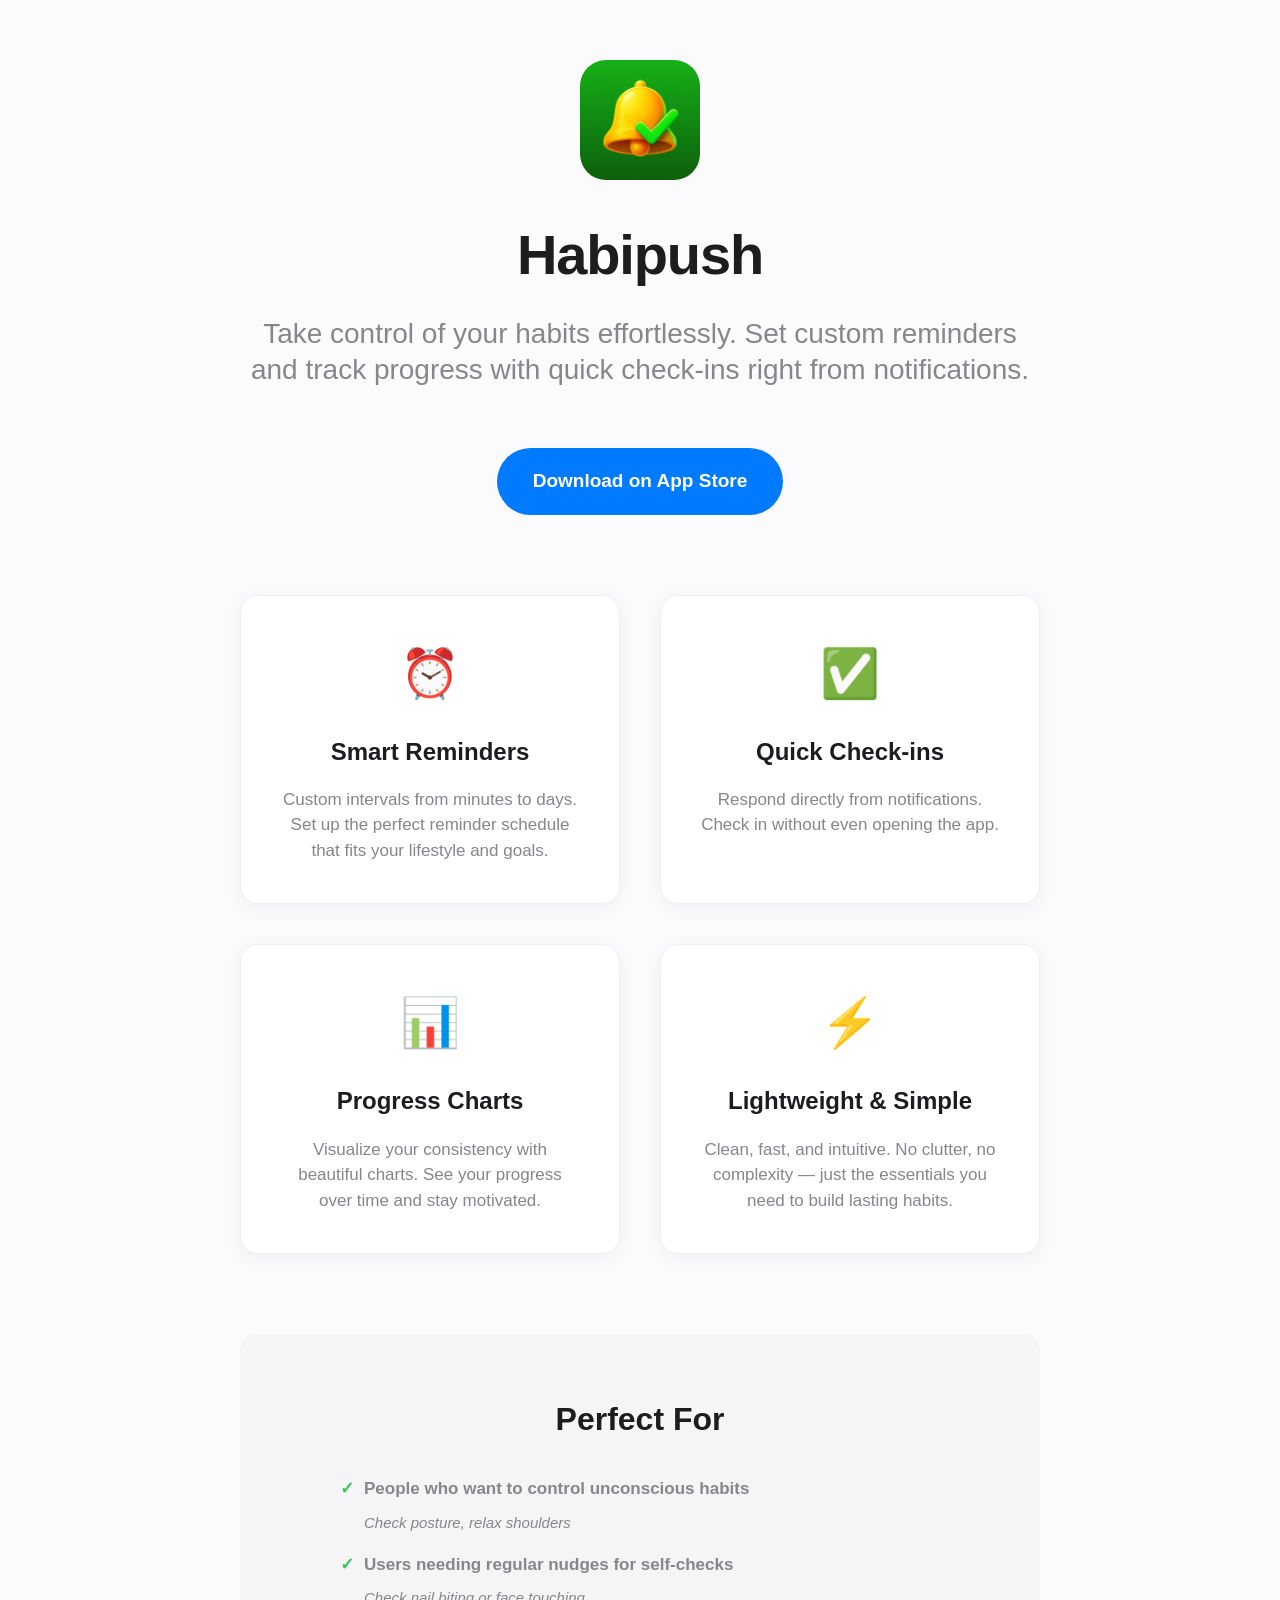
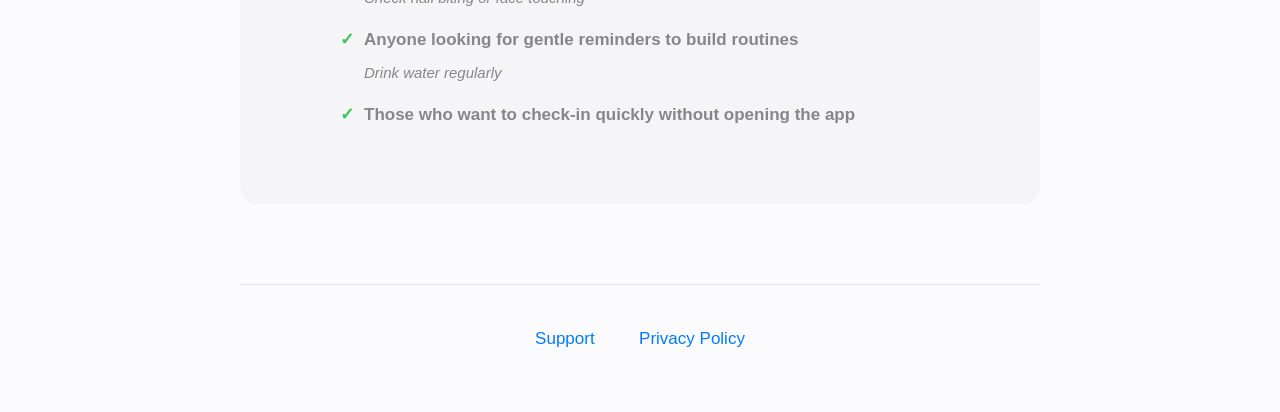
<file: habipush/main.html>
<!DOCTYPE html>
<html lang="en">
<head>
    <meta charset="UTF-8">
    <meta name="viewport" content="width=device-width, initial-scale=1.0">
    <title>Habipush - Build Better Habits</title>
    <style>
        * {
            margin: 0;
            padding: 0;
            box-sizing: border-box;
        }

        body {
            font-family: -apple-system, BlinkMacSystemFont, 'Segoe UI', Roboto, sans-serif;
            line-height: 1.6;
            color: #1d1d1f;
            background-color: #fbfbfd;
            padding: 0 20px;
        }

        .container {
            max-width: 800px;
            margin: 0 auto;
            padding: 60px 0;
        }

        .header {
            text-align: center;
            margin-bottom: 40px;
        }

        .app-icon {
            width: 120px;
            height: 120px;
            border-radius: 26px;
            margin: 0 auto 30px;
            display: block;
        }

        h1 {
            font-size: 56px;
            font-weight: 600;
            letter-spacing: -0.02em;
            margin-bottom: 16px;
        }

        .tagline {
            font-size: 28px;
            font-weight: 400;
            color: #86868b;
            margin-bottom: 60px;
            line-height: 1.3;
        }

        .description {
            font-size: 21px;
            color: #86868b;
            margin-bottom: 60px;
            line-height: 1.5;
        }

        .download-button {
            display: inline-block;
            background: #007aff;
            color: white;
            padding: 18px 36px;
            border-radius: 980px;
            text-decoration: none;
            font-weight: 600;
            font-size: 19px;
            transition: background-color 0.3s ease, transform 0.2s ease;
            margin-bottom: 40px;
        }

        .download-button:hover {
            background: #0056cc;
            transform: translateY(-1px);
        }

        .download-button:active {
            transform: translateY(0);
        }

        .features-section {
            margin-bottom: 80px;
        }

        .features-grid {
            display: grid;
            grid-template-columns: repeat(auto-fit, minmax(300px, 1fr));
            gap: 40px;
            margin-top: 20px;
        }

        .feature-card {
            background: white;
            border-radius: 18px;
            padding: 40px;
            box-shadow: 0 4px 20px rgba(0, 0, 0, 0.05);
            border: 1px solid #f0f0f0;
            text-align: center;
        }

        .feature-icon {
            font-size: 48px;
            margin-bottom: 20px;
            display: block;
        }

        .feature-card h3 {
            font-size: 24px;
            font-weight: 600;
            margin-bottom: 16px;
            color: #1d1d1f;
        }

        .feature-card p {
            font-size: 17px;
            color: #86868b;
            line-height: 1.5;
        }

        .use-cases-section {
            background: #f5f5f7;
            border-radius: 18px;
            padding: 60px 40px;
            margin-bottom: 80px;
            text-align: center;
        }

        .use-cases-section h2 {
            font-size: 32px;
            font-weight: 600;
            margin-bottom: 30px;
            color: #1d1d1f;
        }

        .use-cases-list {
            list-style: none;
            max-width: 600px;
            margin: 0 auto;
        }

        .use-cases-list li {
            font-size: 17px;
            color: #86868b;
            margin-bottom: 16px;
            padding-left: 24px;
            position: relative;
            text-align: left;
        }

        .use-cases-list li::before {
            content: "✓";
            color: #34c759;
            font-weight: bold;
            position: absolute;
            left: 0;
        }

        .use-cases-list li {
            display: flex;
            flex-direction: column;
            gap: 8px;
        }

        .use-cases-list .example {
            font-size: 15px;
            color: #86868b;
            font-style: italic;
            margin-left: 0;
        }

        .footer-links {
            text-align: center;
            border-top: 1px solid #e5e5e7;
            padding-top: 40px;
            margin-top: 40px;
        }

        .footer-links a {
            color: #007aff;
            text-decoration: none;
            font-size: 17px;
            margin: 0 20px;
            font-weight: 500;
        }

        .footer-links a:hover {
            text-decoration: underline;
        }

        @media (max-width: 768px) {
            .container {
                padding: 40px 0;
            }

            h1 {
                font-size: 42px;
            }

            .tagline {
                font-size: 24px;
            }

            .description {
                font-size: 19px;
            }

            .app-icon {
                width: 100px;
                height: 100px;
            }

            .features-grid {
                grid-template-columns: 1fr;
                gap: 30px;
            }

            .feature-card {
                padding: 30px 20px;
            }

            .use-cases-section {
                padding: 40px 20px;
            }

            .footer-links a {
                display: block;
                margin: 10px 0;
            }
        }
    </style>
</head>
<body>
    <div class="container">
        <div class="header">
            <img src="app_icon.png" alt="Habipush App Icon" class="app-icon">
            <h1>Habipush</h1>
            <p class="tagline">Take control of your habits effortlessly. Set custom reminders and track progress with quick check-ins right from notifications.</p>
            <a href="#" class="download-button">Download on App Store</a>
        </div>

        <div class="features-section">
            <div class="features-grid">
                <div class="feature-card">
                    <span class="feature-icon">⏰</span>
                    <h3>Smart Reminders</h3>
                    <p>Custom intervals from minutes to days. Set up the perfect reminder schedule that fits your lifestyle and goals.</p>
                </div>

                <div class="feature-card">
                    <span class="feature-icon">✅</span>
                    <h3>Quick Check-ins</h3>
                    <p>Respond directly from notifications. Check in without even opening the app.</p>
                </div>

                <div class="feature-card">
                    <span class="feature-icon">📊</span>
                    <h3>Progress Charts</h3>
                    <p>Visualize your consistency with beautiful charts. See your progress over time and stay motivated.</p>
                </div>

                <div class="feature-card">
                    <span class="feature-icon">⚡</span>
                    <h3>Lightweight & Simple</h3>
                    <p>Clean, fast, and intuitive. No clutter, no complexity — just the essentials you need to build lasting habits.</p>
                </div>
            </div>
        </div>

        <div class="use-cases-section">
            <h2>Perfect For</h2>
            <ul class="use-cases-list">
                <li>
                    <strong>People who want to control unconscious habits</strong>
                    <span class="example">Check posture, relax shoulders</span>
                </li>
                <li>
                    <strong>Users needing regular nudges for self-checks</strong>
                    <span class="example">Check nail biting or face touching</span>
                </li>
                <li>
                    <strong>Anyone looking for gentle reminders to build routines</strong>
                    <span class="example">Drink water regularly</span>
                </li>
                <li>
                    <strong>Those who want to check-in quickly without opening the app</strong>
                </li>
            </ul>
        </div>

        <div class="footer-links">
            <a href="support.html">Support</a>
            <a href="privacy.html">Privacy Policy</a>
        </div>
    </div>
</body>
</html>
</file>
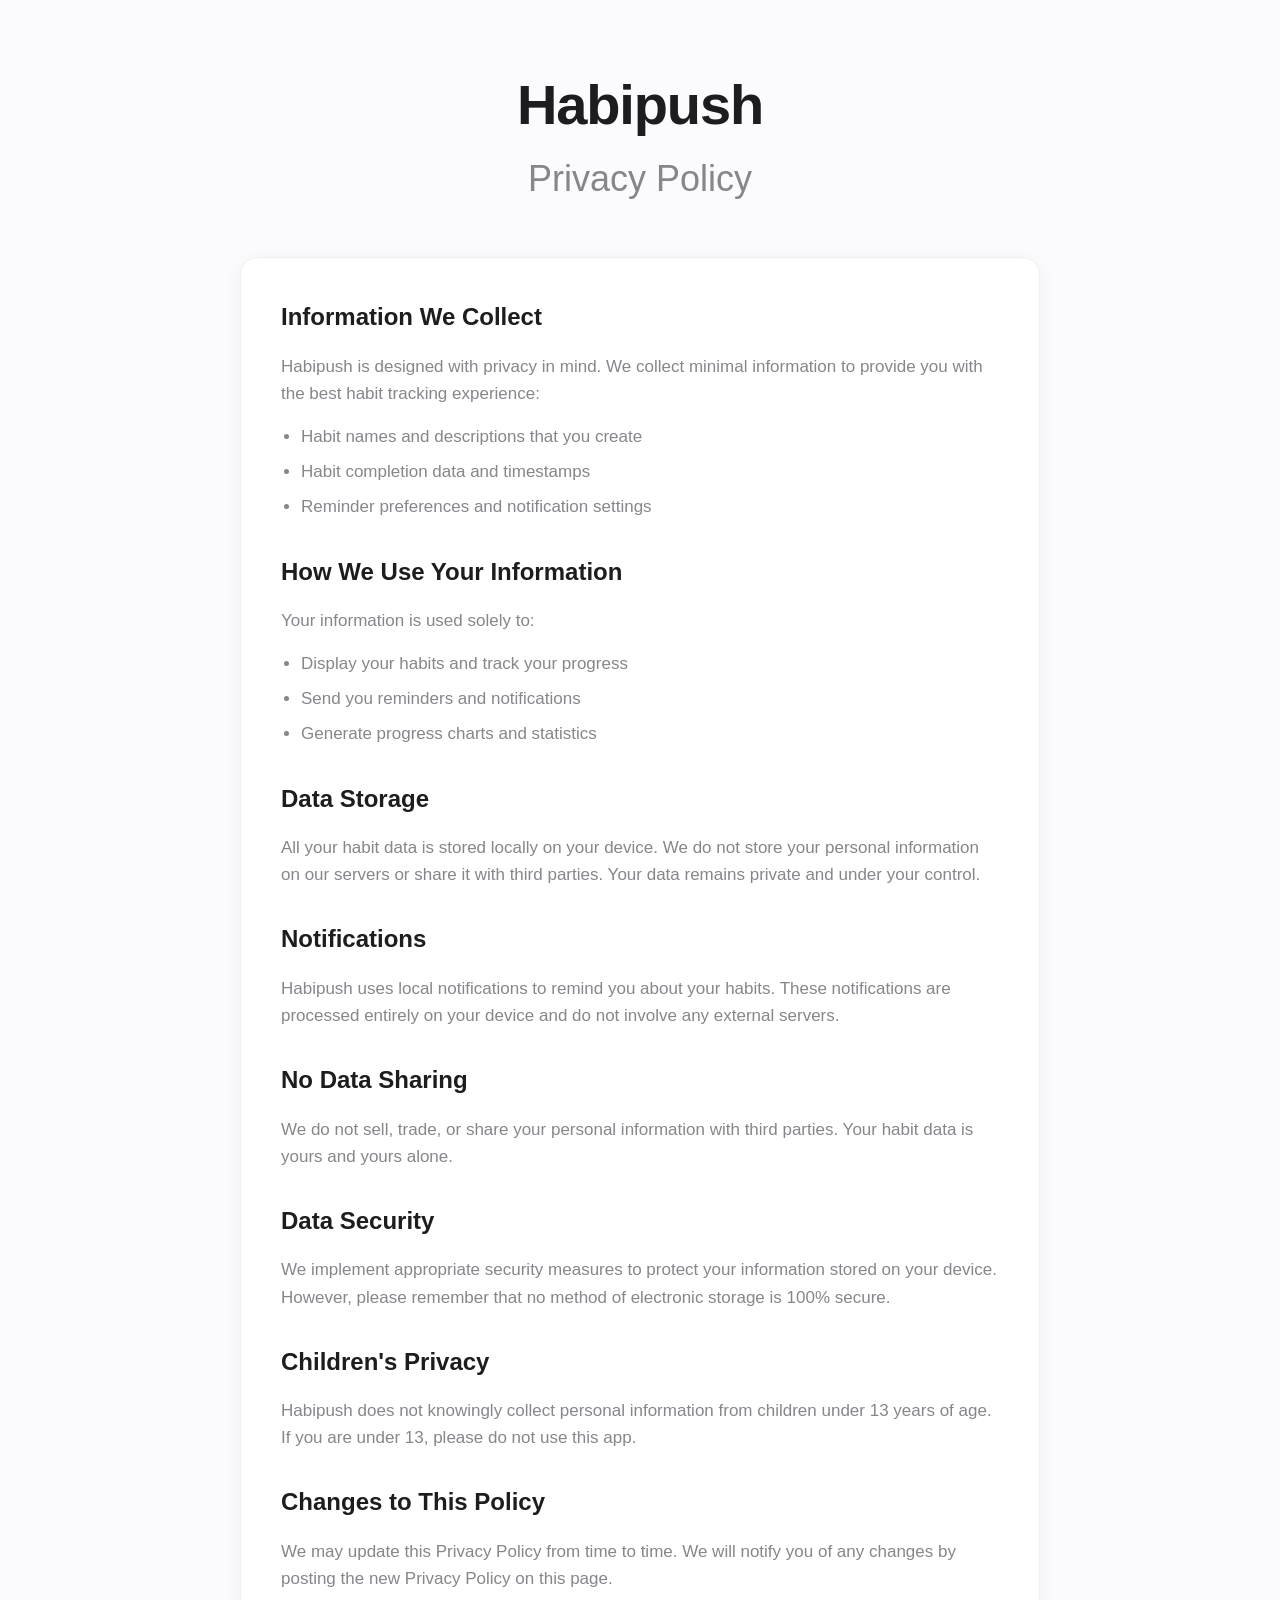
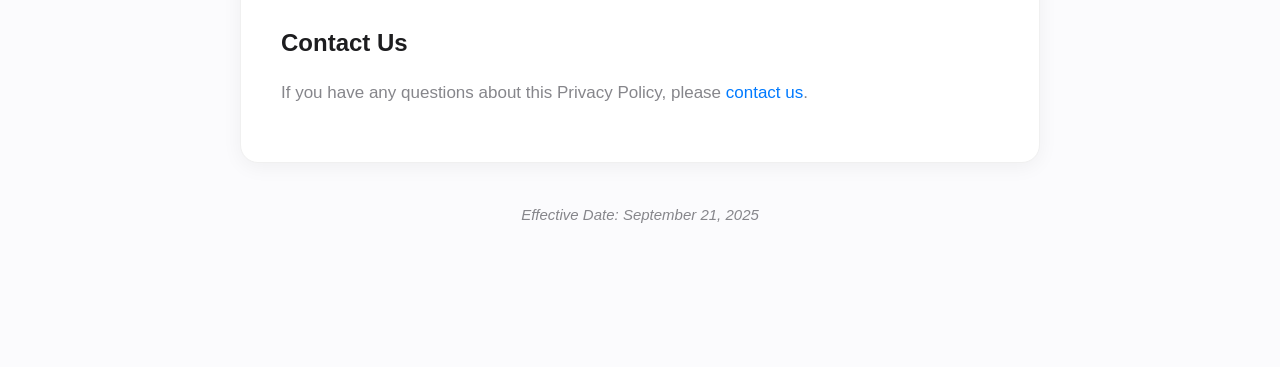
<file: habipush/privacy.html>
<!DOCTYPE html>
<html lang="en">
<head>
    <meta charset="UTF-8">
    <meta name="viewport" content="width=device-width, initial-scale=1.0">
    <title>Habipush Privacy Policy</title>
    <link rel="icon" type="image/png" href="app_icon.png">
    <style>
        * {
            margin: 0;
            padding: 0;
            box-sizing: border-box;
        }

        body {
            font-family: -apple-system, BlinkMacSystemFont, 'Segoe UI', Roboto, sans-serif;
            line-height: 1.6;
            color: #1d1d1f;
            background-color: #fbfbfd;
            padding: 0 20px;
        }

        .container {
            max-width: 800px;
            margin: 0 auto;
            padding: 60px 0;
        }

        .header {
            text-align: center;
            margin-bottom: 40px;
        }

        h1 {
            font-size: 56px;
            font-weight: 600;
            letter-spacing: -0.02em;
            margin-bottom: 0px;
        }

        .subtitle {
            font-size: 36px;
            font-weight: 500;
            color: #86868b;
            margin-bottom: 50px;
        }

        .content {
            margin-bottom: 80px;
        }

        .privacy-content {
            background: white;
            border-radius: 18px;
            padding: 40px;
            box-shadow: 0 4px 20px rgba(0, 0, 0, 0.05);
            border: 1px solid #f0f0f0;
        }

        .privacy-content h2 {
            font-size: 24px;
            font-weight: 600;
            color: #1d1d1f;
            margin-bottom: 16px;
            margin-top: 32px;
        }

        .privacy-content h2:first-child {
            margin-top: 0;
        }

        .privacy-content p {
            font-size: 17px;
            color: #86868b;
            line-height: 1.6;
            margin-bottom: 16px;
        }

        .privacy-content ul {
            margin: 16px 0;
            padding-left: 20px;
        }

        .privacy-content li {
            font-size: 17px;
            color: #86868b;
            margin-bottom: 8px;
        }

        .effective-date {
            font-size: 15px;
            color: #86868b;
            text-align: center;
            margin-top: 40px;
            font-style: italic;
        }

        @media (max-width: 768px) {
            .container {
                padding: 40px 0;
            }

            h1 {
                font-size: 36px;
            }

            .subtitle {
                font-size: 28px;
            }

            .privacy-content {
                padding: 30px 20px;
            }

            .privacy-content h2 {
                font-size: 20px;
            }
        }
    </style>
</head>
<body>
    <div class="container">
        <div class="header">
            <h1>Habipush</h1>
            <p class="subtitle">Privacy Policy</p>
        </div>

        <div class="content">
            <div class="privacy-content">
                <h2>Information We Collect</h2>
                <p>Habipush is designed with privacy in mind. We collect minimal information to provide you with the best habit tracking experience:</p>
                <ul>
                    <li>Habit names and descriptions that you create</li>
                    <li>Habit completion data and timestamps</li>
                    <li>Reminder preferences and notification settings</li>
                </ul>

                <h2>How We Use Your Information</h2>
                <p>Your information is used solely to:</p>
                <ul>
                    <li>Display your habits and track your progress</li>
                    <li>Send you reminders and notifications</li>
                    <li>Generate progress charts and statistics</li>
                </ul>

                <h2>Data Storage</h2>
                <p>All your habit data is stored locally on your device. We do not store your personal information on our servers or share it with third parties. Your data remains private and under your control.</p>

                <h2>Notifications</h2>
                <p>Habipush uses local notifications to remind you about your habits. These notifications are processed entirely on your device and do not involve any external servers.</p>

                <h2>No Data Sharing</h2>
                <p>We do not sell, trade, or share your personal information with third parties. Your habit data is yours and yours alone.</p>

                <h2>Data Security</h2>
                <p>We implement appropriate security measures to protect your information stored on your device. However, please remember that no method of electronic storage is 100% secure.</p>

                <h2>Children's Privacy</h2>
                <p>Habipush does not knowingly collect personal information from children under 13 years of age. If you are under 13, please do not use this app.</p>

                <h2>Changes to This Policy</h2>
                <p>We may update this Privacy Policy from time to time. We will notify you of any changes by posting the new Privacy Policy on this page.</p>

                <h2>Contact Us</h2>
                <p>If you have any questions about this Privacy Policy, please <a href="mailto:nikitagyssevdev@icloud.com?subject=Habipush Privacy Policy" style="color: #007aff; text-decoration: none;">contact us</a>.</p>
            </div>

            <div class="effective-date">
                Effective Date: September 21, 2025
            </div>
        </div>
    </div>
</body>
</html>
</file>
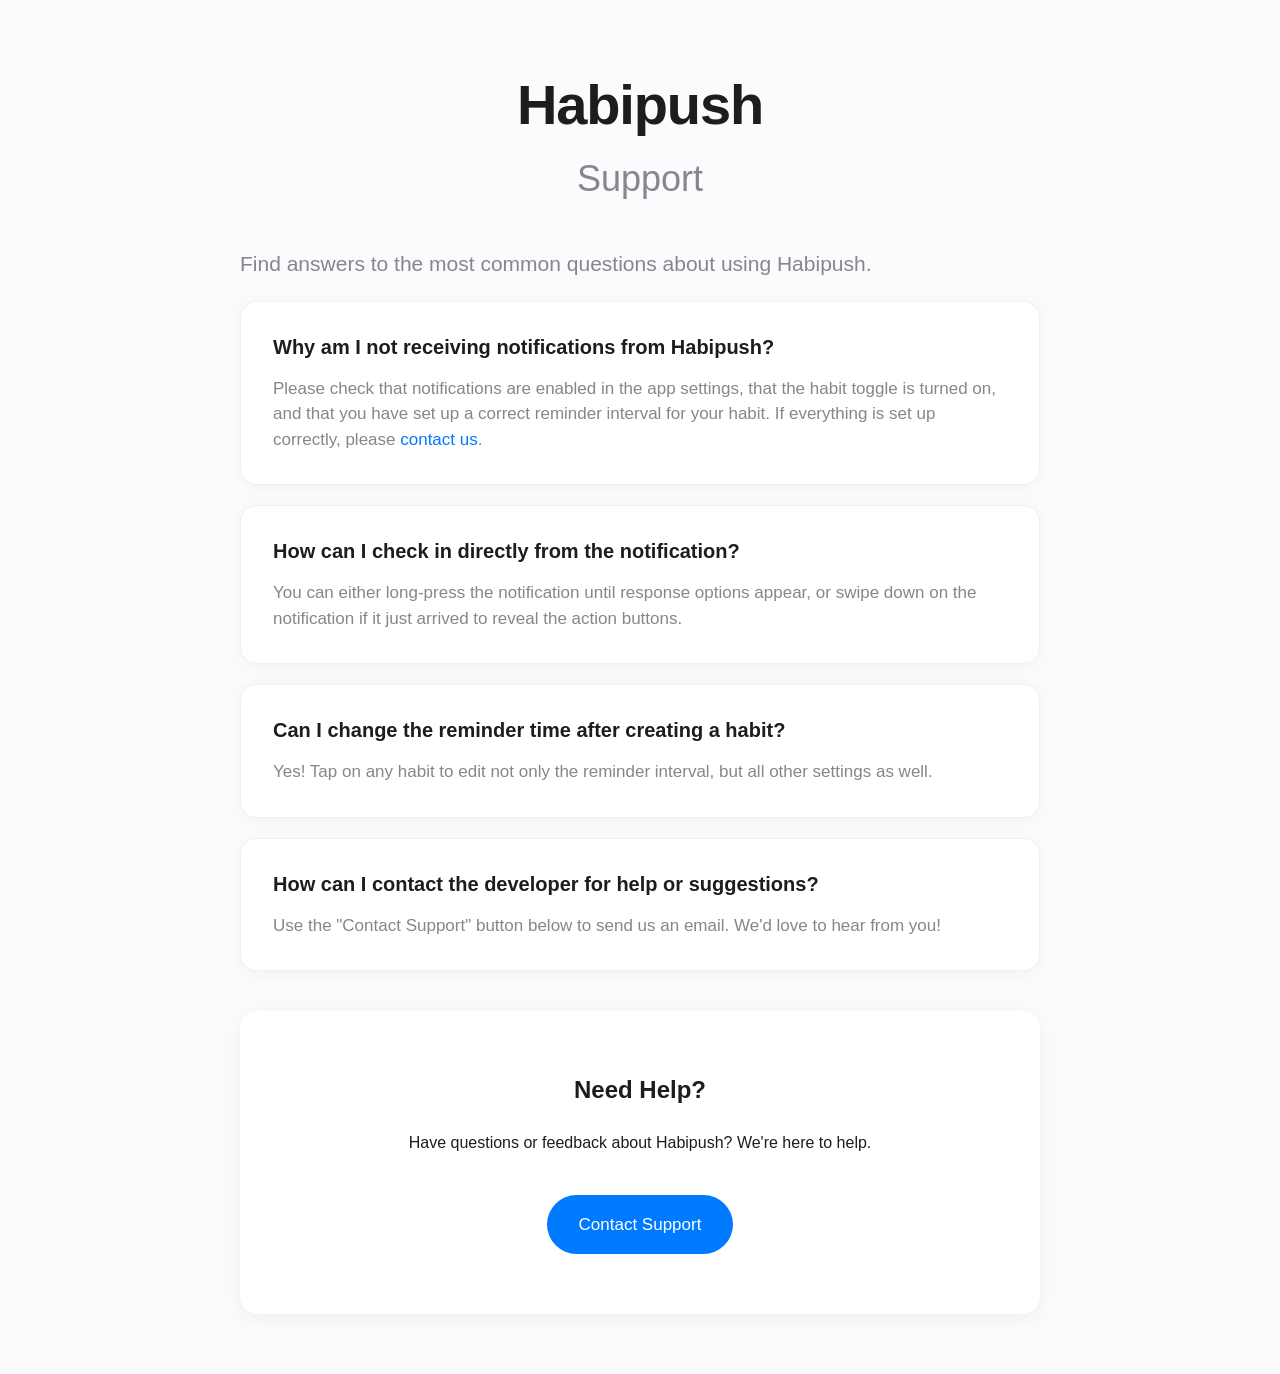
<file: habipush/support.html>
<!DOCTYPE html>
<html lang="en">
<head>
    <meta charset="UTF-8">
    <meta name="viewport" content="width=device-width, initial-scale=1.0">
    <title>Habipush Support</title>
    <link rel="icon" type="image/png" href="app_icon.png">
    <style>
        * {
            margin: 0;
            padding: 0;
            box-sizing: border-box;
        }

        body {
            font-family: -apple-system, BlinkMacSystemFont, 'Segoe UI', Roboto, sans-serif;
            line-height: 1.6;
            color: #1d1d1f;
            background-color: #fbfbfd;
            padding: 0 20px;
        }

        .container {
            max-width: 800px;
            margin: 0 auto;
            padding: 60px 0;
        }

        .header {
            text-align: center;
            margin-bottom: 40px;
        }


        h1 {
            font-size: 56px;
            font-weight: 600;
            letter-spacing: -0.02em;
            margin-bottom: 0px;
        }

        .subtitle {
            font-size: 36px;
            font-weight: 500;
            color: #86868b;
        }

        .content {
            margin-bottom: 40px;
        }

        .section {
            margin-bottom: 0px;
        }

        .section h2 {
            font-size: 32px;
            font-weight: 600;
            letter-spacing: -0.02em;
            margin-bottom: 10px;
        }

        .section p {
            font-size: 21px;
            color: #86868b;
            margin-bottom: 20px;
        }

        .features {
            margin: 40px 0;
        }

        .feature-list {
            list-style: none;
            margin: 30px 0;
        }

        .feature-list li {
            font-size: 17px;
            color: #1d1d1f;
            margin-bottom: 12px;
            padding-left: 24px;
            position: relative;
        }

        .feature-list li::before {
            content: "•";
            color: #667eea;
            font-weight: bold;
            position: absolute;
            left: 0;
        }

        .faq-section {
            margin: 0px 0;
        }

        .faq-item {
            background: white;
            border-radius: 16px;
            padding: 32px;
            margin-bottom: 20px;
            box-shadow: 0 2px 16px rgba(0, 0, 0, 0.04);
            border: 1px solid #f0f0f0;
        }

        .faq-item h3 {
            font-size: 20px;
            font-weight: 600;
            color: #1d1d1f;
            margin-bottom: 16px;
            line-height: 1.3;
        }

        .faq-item p {
            font-size: 17px;
            color: #86868b;
            line-height: 1.5;
            margin: 0;
        }

        .contact-section {
            text-align: center;
            background: white;
            border-radius: 18px;
            padding: 60px 40px;
            box-shadow: 0 4px 20px rgba(0, 0, 0, 0.05);
        }

        .contact-section h2 {
            margin-bottom: 20px;
        }

        .contact-section p {
            margin-bottom: 40px;
        }

        .contact-button {
            display: inline-block;
            background: #007aff;
            color: white;
            padding: 16px 32px;
            border-radius: 980px;
            text-decoration: none;
            font-weight: 500;
            font-size: 17px;
            transition: background-color 0.3s ease, transform 0.2s ease;
        }

        .contact-button:hover {
            background: #0056cc;
            transform: translateY(-1px);
        }

        .contact-button:active {
            transform: translateY(0);
        }

        @media (max-width: 768px) {
            .container {
                padding: 40px 0;
            }

            h1 {
                font-size: 36px;
            }

            .subtitle {
                font-size: 28px;
            }

            .section h2 {
                font-size: 28px;
            }


            .faq-item {
                padding: 24px 20px;
            }

            .faq-item h3 {
                font-size: 18px;
            }

            .contact-section {
                padding: 40px 20px;
            }
        }
    </style>
</head>
<body>
    <div class="container">
        <div class="header">
            <h1>Habipush</h1>
            <p class="subtitle">Support</p>
        </div>

        <div class="content">
            <div class="section">
                <p>Find answers to the most common questions about using Habipush.</p>
            </div>

            <div class="faq-section">
                <div class="faq-item">
                    <h3>Why am I not receiving notifications from Habipush?</h3>
                    <p>Please check that notifications are enabled in the app settings, that the habit toggle is turned on, and that you have set up a correct reminder interval for your habit. If everything is set up correctly, please <a href="mailto:nikitagyssevdev@icloud.com?subject=Habipush Support" style="color: #007aff; text-decoration: none;">contact us</a>.</p>
                </div>

                <div class="faq-item">
                    <h3>How can I check in directly from the notification?</h3>
                    <p>You can either long-press the notification until response options appear, or swipe down on the notification if it just arrived to reveal the action buttons.</p>
                </div>

                <div class="faq-item">
                    <h3>Can I change the reminder time after creating a habit?</h3>
                    <p>Yes! Tap on any habit to edit not only the reminder interval, but all other settings as well.</p>
                </div>

                <div class="faq-item">
                    <h3>How can I contact the developer for help or suggestions?</h3>
                    <p>Use the "Contact Support" button below to send us an email. We'd love to hear from you!</p>
                </div>
            </div>
        </div>

        <div class="contact-section">
            <h2>Need Help?</h2>
            <p>Have questions or feedback about Habipush? We're here to help.</p>
            <a href="mailto:nikitagyssevdev@icloud.com?subject=Habipush Support" class="contact-button">Contact Support</a>
        </div>
    </div>
</body>
</html>
</file>
<file: trips/kazakhstan-2026/styles.css>
*, *::before, *::after {
  box-sizing: border-box;
  margin: 0;
  padding: 0;
}

:root {
  --gold: #c9a84c;
  --gold-light: #e8c96a;
  --sky: #1a6b8a;
  --sky-dark: #0d3d52;
  --sky-deep: #071e2a;
  --white: #f8f6f0;
  --text: #1a1a2e;
  --text-muted: #5a6270;
  --card-bg: #ffffff;
  --radius: 16px;
  --shadow: 0 4px 24px rgba(13, 61, 82, 0.10);
  --shadow-hover: 0 12px 40px rgba(13, 61, 82, 0.18);

  --sight: #1a6b8a;
  --food: #c0392b;
  --walk: #6c3483;
  --social: #27ae60;
}

html {
  scroll-behavior: smooth;
}

body {
  font-family: 'Manrope', sans-serif;
  background: var(--white);
  color: var(--text);
  line-height: 1.6;
}

/* ── Hero ── */
.hero {
  position: relative;
  min-height: 100vh;
  display: flex;
  flex-direction: column;
  background: linear-gradient(
    160deg,
    rgba(7, 30, 42, 0.97) 0%,
    rgba(13, 61, 82, 0.92) 50%,
    rgba(26, 107, 138, 0.85) 100%
  );
}

.hero__overlay {
  position: absolute;
  inset: 0;
  background: radial-gradient(ellipse at 30% 80%, rgba(201, 168, 76, 0.15) 0%, transparent 60%);
  pointer-events: none;
}

.hero__content {
  position: relative;
  z-index: 2;
  flex: 1;
  display: flex;
  flex-direction: column;
  justify-content: center;
  padding: 2rem;
  max-width: 720px;
  margin: 0 auto;
  text-align: center;
}

.hero__badge {
  display: inline-block;
  align-self: center;
  background: rgba(201, 168, 76, 0.2);
  border: 1px solid rgba(201, 168, 76, 0.5);
  color: var(--gold-light);
  font-size: 0.8rem;
  font-weight: 700;
  letter-spacing: 0.12em;
  text-transform: uppercase;
  padding: 0.4rem 1.2rem;
  border-radius: 999px;
  margin-bottom: 1.5rem;
}

.hero__title {
  font-family: 'Playfair Display', serif;
  font-size: clamp(2.8rem, 7vw, 5rem);
  font-weight: 700;
  color: #fff;
  line-height: 1.1;
  margin-bottom: 1.25rem;
}

.hero__subtitle {
  color: rgba(255, 255, 255, 0.75);
  font-size: 1.05rem;
  max-width: 520px;
  margin: 0 auto 2.5rem;
}

.hero__actions {
  display: inline-grid;
  grid-template-columns: 1fr 1fr;
  gap: 0.75rem;
  align-self: center;
}

.hero__cta {
  display: inline-block;
  background: var(--gold);
  color: var(--sky-deep);
  font-weight: 700;
  font-size: 0.95rem;
  padding: 0.85rem 2rem;
  border: 2px solid transparent;
  border-radius: 999px;
  text-decoration: none;
  text-align: center;
  white-space: nowrap;
  transition: background 0.2s, transform 0.2s, border-color 0.2s;
}

.hero__cta:hover {
  background: var(--gold-light);
  transform: translateY(-2px);
}

.hero__cta--secondary {
  background: transparent;
  color: var(--gold-light);
  border: 2px solid rgba(201, 168, 76, 0.6);
}

.hero__cta--secondary:hover {
  background: rgba(201, 168, 76, 0.15);
  border-color: var(--gold-light);
}

/* ── Day sections ── */
.day {
  max-width: 900px;
  margin: 0 auto;
  padding: 5rem 1.5rem 3rem;
}


.day__header {
  display: flex;
  align-items: flex-start;
  gap: 1.5rem;
  margin-bottom: 3rem;
}

.day__date {
  flex-shrink: 0;
  display: flex;
  flex-direction: column;
  align-items: center;
  background: var(--sky-dark);
  color: #fff;
  width: 80px;
  padding: 1rem 0.5rem;
  border-radius: var(--radius);
  text-align: center;
}

.day__number {
  font-family: 'Playfair Display', serif;
  font-size: 2.4rem;
  font-weight: 700;
  line-height: 1;
  color: var(--gold-light);
}

.day__month {
  font-size: 0.75rem;
  font-weight: 600;
  text-transform: uppercase;
  letter-spacing: 0.08em;
  margin-top: 0.25rem;
  opacity: 0.8;
}

.day__title {
  font-family: 'Playfair Display', serif;
  font-size: clamp(1.5rem, 3vw, 2rem);
  font-weight: 700;
  color: var(--sky-dark);
  margin-bottom: 0.35rem;
}

.day__theme {
  color: var(--text-muted);
  font-size: 0.95rem;
}

/* ── Timeline ── */
.timeline {
  position: relative;
  display: flex;
  flex-direction: column;
  gap: 1.75rem;
  padding-left: 2rem;
}

.timeline::before {
  content: '';
  position: absolute;
  left: 0;
  top: 0;
  bottom: 0;
  width: 2px;
  background: linear-gradient(to bottom, var(--sky), var(--gold));
  border-radius: 2px;
}

/* ── Cards (таймлайн без картинок) ── */
.card {
  position: relative;
  background: var(--card-bg);
  border-radius: var(--radius);
  overflow: hidden;
  box-shadow: var(--shadow);
  transition: box-shadow 0.25s, transform 0.25s;
}

.card::before {
  content: '';
  position: absolute;
  left: -2rem;
  top: 50%;
  transform: translate(-50%, -50%);
  width: 14px;
  height: 14px;
  border-radius: 50%;
  background: var(--card-dot, var(--sky));
  border: 3px solid var(--white);
  box-shadow: 0 0 0 2px var(--card-dot, var(--sky));
  z-index: 1;
}

.card:hover {
  box-shadow: var(--shadow-hover);
  transform: translateY(-3px);
}

.card--sight { --card-dot: var(--sight); }
.card--food { --card-dot: var(--food); }
.card--walk { --card-dot: var(--walk); }
.card--social { --card-dot: var(--social); }

.card--highlight {
  border: 2px solid var(--gold);
}

.card--highlight .card__body {
  background: linear-gradient(135deg, #fffdf5 0%, #fff 100%);
}

.card__body {
  display: flex;
  gap: 1.25rem;
  align-items: flex-start;
  padding: 1.5rem 1.75rem;
}

.card__aside {
  flex: 0 0 11rem;
  display: flex;
  flex-direction: column;
  gap: 0.45rem;
}

.card__main {
  flex: 1;
  min-width: 0;
  display: flex;
  flex-direction: column;
  gap: 0.4rem;
}

.card__badge {
  width: 100%;
  font-size: 0.65rem;
  font-weight: 700;
  text-transform: uppercase;
  letter-spacing: 0.03em;
  padding: 0.35rem 0.55rem;
  border-radius: 8px;
  color: #fff;
  line-height: 1.3;
  text-align: center;
  white-space: normal;
  word-break: break-word;
  hyphens: auto;
}

.card__badge--sight { background: var(--sight); }
.card__badge--food { background: var(--food); }
.card__badge--walk { background: var(--walk); }
.card__badge--social { background: var(--social); }

.card__time {
  font-size: 1rem;
  font-weight: 700;
  color: var(--gold);
  letter-spacing: 0.04em;
  line-height: 1.4;
  white-space: nowrap;
}

.card__title {
  font-size: 1.15rem;
  font-weight: 700;
  color: var(--sky-dark);
  line-height: 1.35;
}

.card__desc {
  font-size: 0.9rem;
  color: var(--text-muted);
  line-height: 1.65;
}

/* ── Bonus videos ── */
.bonus {
  background: linear-gradient(180deg, var(--white) 0%, #eef4f7 100%);
  border-top: 1px solid rgba(26, 107, 138, 0.12);
  padding: 1.75rem 1.5rem calc(1.75rem + 2.5rem);
}

.bonus__inner {
  max-width: 900px;
  margin: 0 auto;
}

.bonus__header {
  text-align: center;
  margin-bottom: 1.25rem;
}

.bonus__title {
  font-family: 'Playfair Display', serif;
  font-size: clamp(1.5rem, 3vw, 2rem);
  font-weight: 700;
  color: var(--sky-dark);
  margin-bottom: 0.35rem;
}

.bonus__subtitle {
  color: var(--text-muted);
  font-size: 0.95rem;
}

.bonus__grid {
  display: grid;
  grid-template-columns: repeat(2, 1fr);
  gap: 2rem;
}

.bonus__player {
  position: relative;
  padding-bottom: 56.25%;
  height: 0;
  overflow: hidden;
  border-radius: var(--radius);
  box-shadow: var(--shadow);
  background: var(--sky-deep);
}

.bonus__player iframe {
  position: absolute;
  inset: 0;
  width: 100%;
  height: 100%;
  border: 0;
}

/* ── Footer ── */
.footer {
  background: var(--sky-deep);
  color: rgba(255, 255, 255, 0.6);
  text-align: center;
  padding: 2.5rem 1.5rem;
  display: flex;
  flex-direction: column;
  align-items: center;
  gap: 0.75rem;
  font-size: 0.9rem;
}

.footer__top {
  color: var(--gold-light);
  text-decoration: none;
  font-weight: 600;
  font-size: 0.85rem;
  transition: opacity 0.2s;
}

.footer__top:hover {
  opacity: 0.75;
}

/* ── Tabs ── */
.guide {
  background: var(--white);
}

.tabs-bar {
  position: sticky;
  top: 0;
  z-index: 10;
  background: rgba(248, 246, 240, 0.95);
  backdrop-filter: blur(8px);
  border-bottom: 1px solid rgba(26, 107, 138, 0.12);
  padding: 1rem 1.5rem;
}

.tabs-bar__inner {
  max-width: 900px;
  margin: 0 auto;
  display: flex;
  flex-direction: column;
  gap: 1.5rem;
}

.tabs {
  display: flex;
  gap: 0.4rem;
}

.tabs[hidden] {
  display: none !important;
}

.tabs--city {
  flex-wrap: wrap;
  justify-content: center;
}

.tabs--city .tabs__btn {
  white-space: nowrap;
}

.tabs--day {
  flex-wrap: nowrap;
  justify-content: center;
}

.tabs--day .tabs__btn {
  white-space: normal;
  text-align: center;
  line-height: 1.25;
}

.tabs__btn {
  font-family: 'Manrope', sans-serif;
  font-size: 0.85rem;
  font-weight: 700;
  padding: 0.45rem 1rem;
  border: 2px solid transparent;
  border-radius: 999px;
  background: rgba(26, 107, 138, 0.08);
  color: var(--sky-dark);
  cursor: pointer;
  transition: background 0.2s, color 0.2s, border-color 0.2s;
}

.tabs__btn:hover {
  background: rgba(26, 107, 138, 0.15);
}

html[data-city="astana"] [data-city-tab="astana"],
html[data-city="almaty"] [data-city-tab="almaty"] {
  background: var(--gold);
  color: var(--sky-deep);
  border-color: var(--gold);
}

html[data-city="astana"][data-day="4"] [data-day-tabs="astana"] [data-day-tab="4"],
html[data-city="astana"][data-day="5"] [data-day-tabs="astana"] [data-day-tab="5"],
html[data-city="astana"][data-day="6"] [data-day-tabs="astana"] [data-day-tab="6"],
html[data-city="astana"][data-day="7"] [data-day-tabs="astana"] [data-day-tab="7"],
html[data-city="astana"][data-day="8"] [data-day-tabs="astana"] [data-day-tab="8"],
html[data-city="almaty"][data-day="9"] [data-day-tabs="almaty"] [data-day-tab="9"],
html[data-city="almaty"][data-day="10"] [data-day-tabs="almaty"] [data-day-tab="10"],
html[data-city="almaty"][data-day="11"] [data-day-tabs="almaty"] [data-day-tab="11"],
html[data-city="almaty"][data-day="12"] [data-day-tabs="almaty"] [data-day-tab="12"],
html[data-city="almaty"][data-day="13"] [data-day-tabs="almaty"] [data-day-tab="13"],
html[data-city="almaty"][data-day="14"] [data-day-tabs="almaty"] [data-day-tab="14"] {
  background: var(--sky-dark);
  color: #fff;
  border-color: var(--sky-dark);
}

.tabs--city .tabs__btn {
  font-size: 0.95rem;
  padding: 0.55rem 1.4rem;
}

html[data-city="astana"] [data-day-tabs="almaty"],
html[data-city="almaty"] [data-day-tabs="astana"] {
  display: none !important;
}

.city-panel {
  display: none;
}

html[data-city="astana"] [data-city-panel="astana"],
html[data-city="almaty"] [data-city-panel="almaty"] {
  display: block;
}

.day {
  scroll-margin-top: 7.5rem;
}

.day + .day {
  border-top: 1px solid rgba(26, 107, 138, 0.12);
}

.card__link {
  display: inline-block;
  margin-top: 0.5rem;
  font-size: 0.85rem;
  font-weight: 600;
  color: var(--sky);
  text-decoration: none;
  word-break: break-all;
}

.card__link:hover {
  color: var(--gold);
  text-decoration: underline;
}

.card--excursion { --card-dot: #d35400; }
.card__badge--excursion { background: #d35400; }

/* ── Responsive ── */
@media (max-width: 768px) {
  .bonus__grid {
    grid-template-columns: 1fr;
    gap: 2.5rem;
  }

  .tabs-bar {
    padding: 0.85rem 1rem;
  }

  .tabs__btn {
    font-size: 0.8rem;
    padding: 0.4rem 0.75rem;
  }

  .day__header {
    flex-direction: column;
    align-items: flex-start;
    gap: 1rem;
  }

  .timeline {
    padding-left: 1.25rem;
  }

  .card__body {
    flex-direction: column;
    gap: 0.75rem;
    padding: 1.25rem 1.5rem;
  }

  .card__aside {
    flex: none;
    width: auto;
  }

  .card__badge {
    width: auto;
    max-width: 100%;
    text-align: left;
  }

  .card::before {
    left: -1.25rem;
  }
}

@media (max-width: 480px) {
  .hero__content {
    padding: 1.5rem 1rem;
  }

  .hero__actions {
    grid-template-columns: 1fr;
    width: min(100%, 18.5rem);
  }

  .day {
    padding: 3.5rem 1rem 2rem;
  }

  .bonus {
    padding-bottom: calc(1.75rem + 1.5rem);
  }
}
</file>
